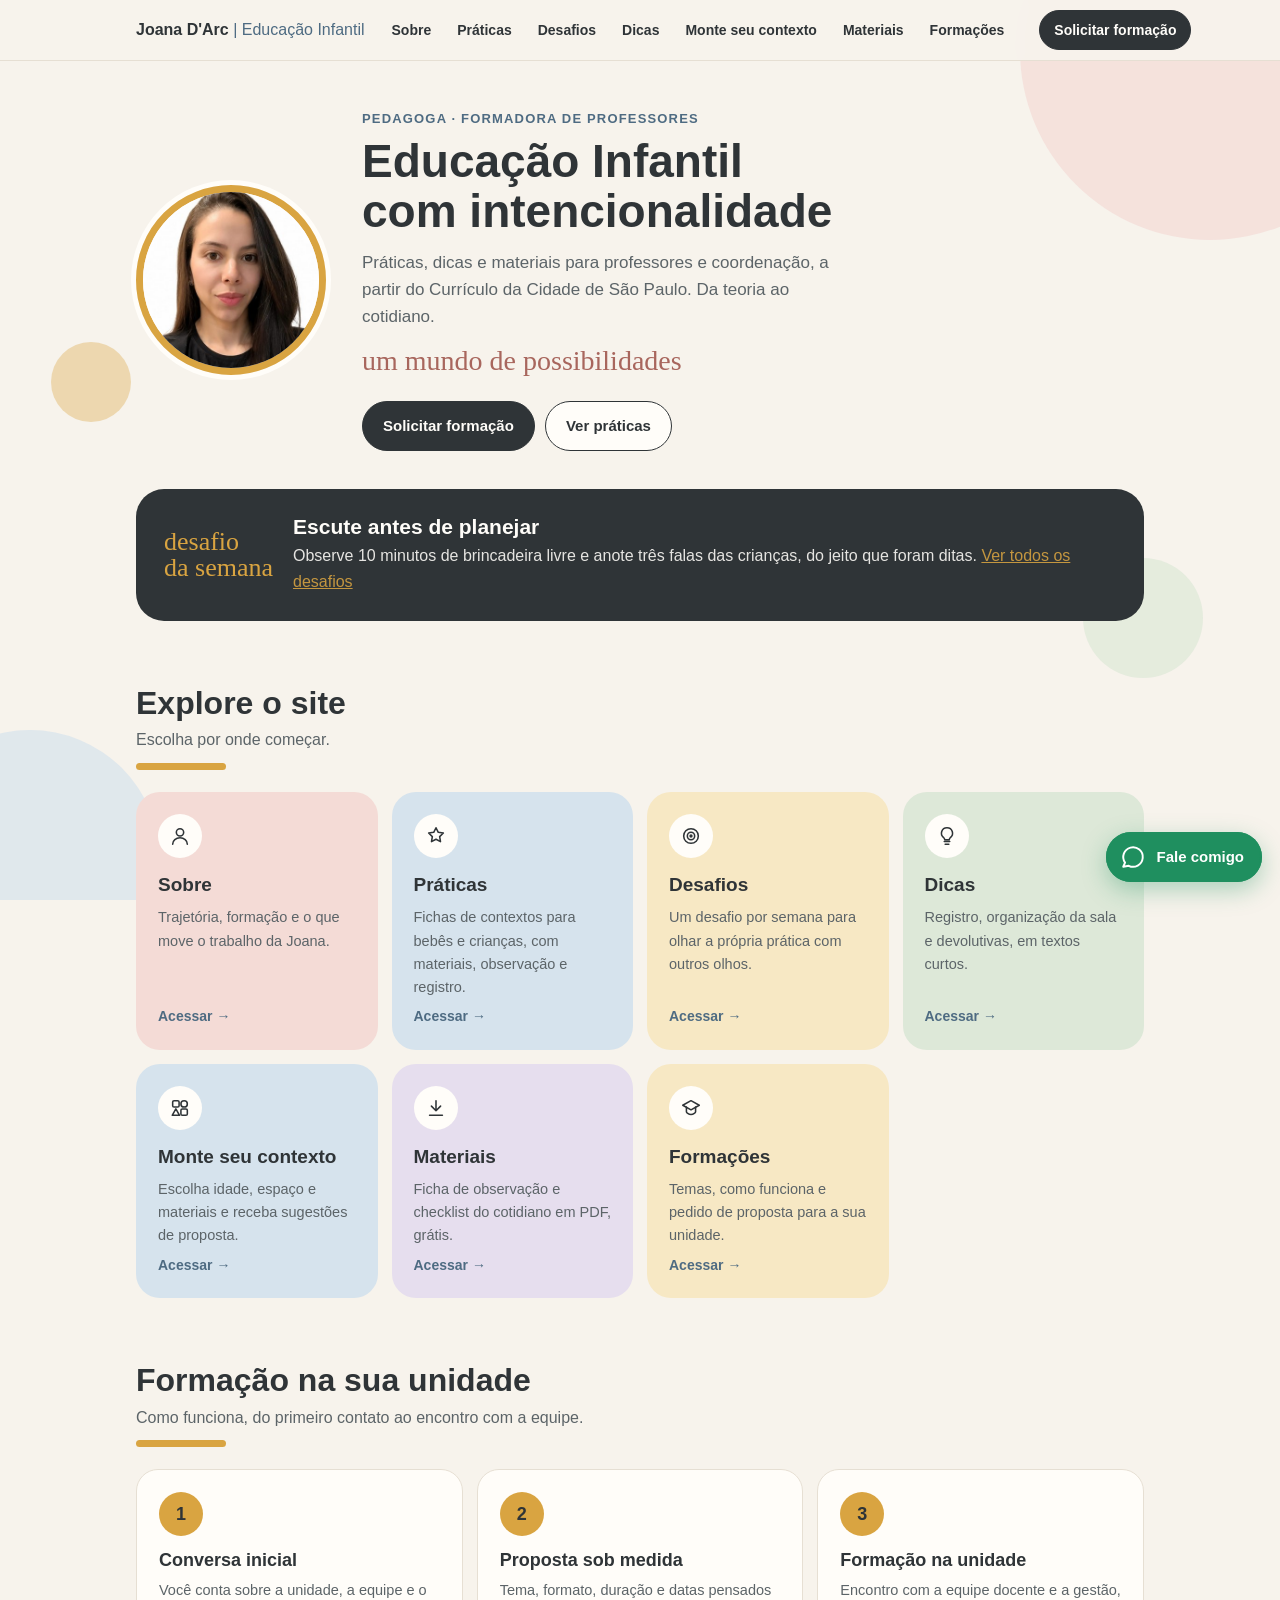
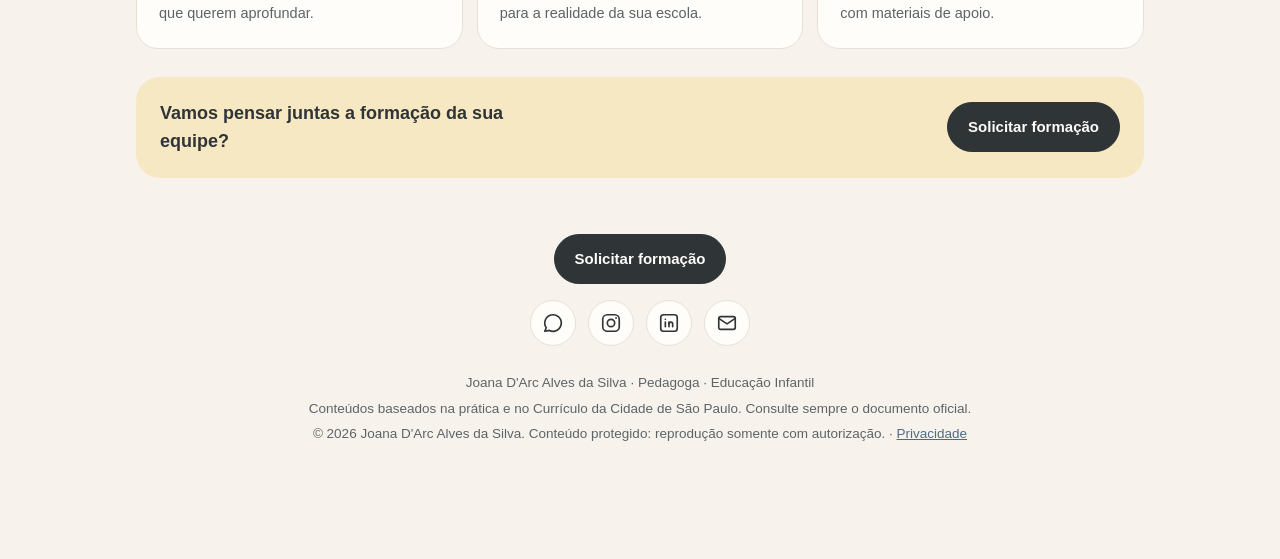
<file: index.html>
<!doctype html>
<html lang="pt-BR">
<head>
<meta charset="utf-8">
<meta name="viewport" content="width=device-width, initial-scale=1, viewport-fit=cover">
<meta http-equiv="Content-Security-Policy" content="default-src 'self'; script-src 'self' https://static.cloudflareinsights.com; style-src 'self' 'unsafe-inline' https://fonts.googleapis.com; font-src https://fonts.gstatic.com; img-src 'self' data:; connect-src 'self' https://cloudflareinsights.com; object-src 'none'; base-uri 'self'; form-action 'self'; upgrade-insecure-requests">
<meta name="referrer" content="strict-origin-when-cross-origin">
<title>Joana D'Arc | Educação Infantil</title>
<meta name="description" content="Práticas, dicas, desafios e materiais gratuitos para professores e coordenação da Educação Infantil. Formações com Joana D'Arc, pedagoga e formadora.">
<meta property="og:title" content="Joana D'Arc | Educação Infantil">
<meta property="og:description" content="Práticas, dicas, desafios e materiais gratuitos para professores e coordenação da Educação Infantil. Formações com Joana D'Arc, pedagoga e formadora.">
<meta property="og:image" content="https://joanadarcpedagoga.com.br/assets/joana.jpg">
<link rel="icon" href="/favicon.ico" sizes="48x48">
<link rel="icon" type="image/png" sizes="192x192" href="/assets/favicon-192.png">
<link rel="apple-touch-icon" href="/assets/apple-touch-icon.png">
<link rel="preconnect" href="https://fonts.googleapis.com">
<link rel="preconnect" href="https://fonts.gstatic.com" crossorigin>
<link href="https://fonts.googleapis.com/css2?family=Poppins:wght@500;600&family=Montserrat:wght@400;500;600&family=Caveat:wght@600&display=swap" rel="stylesheet">
<link rel="stylesheet" href="/assets/style.css">
<script src="/assets/js-flag.js"></script>
<script type="module" src="https://static.cloudflareinsights.com/beacon.min.js" data-cf-beacon='{"token": "7b4a17f3c0854bb788a353530ce2206b"}'></script>
</head>
<body>
<a class="pular" href="#conteudo">Pular para o conteúdo</a>
<div class="formas" aria-hidden="true"><span class="a"></span><span class="b"></span><span class="c"></span><span class="d"></span></div>
<header class="topo">
  <div class="wrap">
    <a class="marca" href="/">Joana D'Arc <span>| Educação Infantil</span></a>
    <button class="menu-btn" type="button" aria-expanded="false" aria-controls="menu-principal"><span class="barras" aria-hidden="true"><i></i><i></i><i></i></span> Menu</button>
    <nav class="menu" id="menu-principal" aria-label="Páginas">
      <a href="/sobre">Sobre</a>
      <a href="/praticas">Práticas</a>
      <a href="/desafios">Desafios</a>
      <a href="/dicas">Dicas</a>
      <a href="/monte-seu-contexto">Monte seu contexto</a>
      <a href="/materiais">Materiais</a>
      <a href="/formacoes">Formações</a>
    </nav>
    <a class="btn cheio cta-topo" href="/formacoes#proposta">Solicitar formação</a>
  </div>
</header>
<main class="wrap pagina-entra" id="conteudo">
<div class="hero">
    <img class="foto" src="/assets/joana.jpg" width="190" height="190" alt="Joana D'Arc sorrindo">
    <div>
      <p class="eyebrow">Pedagoga · Formadora de professores</p>
      <h1>Educação Infantil com intencionalidade</h1>
      <p class="lead">Práticas, dicas e materiais para professores e coordenação, a partir do Currículo da Cidade de São Paulo. Da teoria ao cotidiano.</p>
      <p class="nota">um mundo de possibilidades</p>
      <div class="acoes">
        <a class="btn cheio" href="/formacoes#proposta">Solicitar formação</a>
        <a class="btn" href="/praticas">Ver práticas</a>
      </div>
    </div>
  </div>

  <div class="destaque revela" role="note">
    <div class="selo">desafio<br>da semana</div>
    <div>
      <h2>Escute antes de planejar</h2>
      <p>Observe 10 minutos de brincadeira livre e anote três falas das crianças, do jeito que foram ditas. <a href="/desafios" style="color:var(--mostarda)">Ver todos os desafios</a></p>
    </div>
  </div>

  
  <section class="bloco" aria-labelledby="t-explore">
    <div class="cab revela"><div><h2 id="t-explore">Explore o site</h2><p>Escolha por onde começar.</p><span class="sublinha"></span></div></div>
    <div class="atalhos">
    <a class="atalho revela" href="/sobre" style="background:var(--c-rosa)">
      <span class="ico"><svg viewBox="0 0 24 24" fill="none" stroke="currentColor" stroke-width="1.7" stroke-linecap="round" stroke-linejoin="round" aria-hidden="true"><circle cx="12" cy="8" r="4"/><path d="M4 21c0-4 3.6-7 8-7s8 3 8 7"/></svg></span>
      <h3>Sobre</h3>
      <p>Trajetória, formação e o que move o trabalho da Joana.</p>
      <span class="ir">Acessar →</span>
    </a>
    <a class="atalho revela" href="/praticas" style="background:var(--c-azul)">
      <span class="ico"><svg viewBox="0 0 24 24" fill="none" stroke="currentColor" stroke-width="1.7" stroke-linecap="round" stroke-linejoin="round" aria-hidden="true"><path d="M12 3l2.5 5 5.5.8-4 3.9.9 5.5L12 15.6 7.1 18.2 8 12.7 4 8.8 9.5 8z"/></svg></span>
      <h3>Práticas</h3>
      <p>Fichas de contextos para bebês e crianças, com materiais, observação e registro.</p>
      <span class="ir">Acessar →</span>
    </a>
    <a class="atalho revela" href="/desafios" style="background:var(--c-amarelo)">
      <span class="ico"><svg viewBox="0 0 24 24" fill="none" stroke="currentColor" stroke-width="1.7" stroke-linecap="round" stroke-linejoin="round" aria-hidden="true"><circle cx="12" cy="12" r="8"/><circle cx="12" cy="12" r="4"/><circle cx="12" cy="12" r="1"/></svg></span>
      <h3>Desafios</h3>
      <p>Um desafio por semana para olhar a própria prática com outros olhos.</p>
      <span class="ir">Acessar →</span>
    </a>
    <a class="atalho revela" href="/dicas" style="background:var(--c-salvia)">
      <span class="ico"><svg viewBox="0 0 24 24" fill="none" stroke="currentColor" stroke-width="1.7" stroke-linecap="round" stroke-linejoin="round" aria-hidden="true"><path d="M9 18h6M10 21h4M12 3a6 6 0 0 0-3.5 10.9c.6.5 1 1.2 1 2.1h5c0-.9.4-1.6 1-2.1A6 6 0 0 0 12 3z"/></svg></span>
      <h3>Dicas</h3>
      <p>Registro, organização da sala e devolutivas, em textos curtos.</p>
      <span class="ir">Acessar →</span>
    </a>
    <a class="atalho revela" href="/monte-seu-contexto" style="background:var(--c-azul)">
      <span class="ico"><svg viewBox="0 0 24 24" fill="none" stroke="currentColor" stroke-width="1.7" stroke-linecap="round" stroke-linejoin="round" aria-hidden="true"><rect x="4" y="4" width="7" height="7" rx="1.5"/><rect x="13" y="4" width="7" height="7" rx="3.5"/><path d="M7.5 13l4 7h-8z"/><rect x="13" y="13" width="7" height="7" rx="1.5"/></svg></span>
      <h3>Monte seu contexto</h3>
      <p>Escolha idade, espaço e materiais e receba sugestões de proposta.</p>
      <span class="ir">Acessar →</span>
    </a>
    <a class="atalho revela" href="/materiais" style="background:var(--c-lavanda)">
      <span class="ico"><svg viewBox="0 0 24 24" fill="none" stroke="currentColor" stroke-width="1.7" stroke-linecap="round" stroke-linejoin="round" aria-hidden="true"><path d="M12 4v11M7 10l5 5 5-5M5 20h14"/></svg></span>
      <h3>Materiais</h3>
      <p>Ficha de observação e checklist do cotidiano em PDF, grátis.</p>
      <span class="ir">Acessar →</span>
    </a>
    <a class="atalho revela" href="/formacoes" style="background:var(--c-amarelo)">
      <span class="ico"><svg viewBox="0 0 24 24" fill="none" stroke="currentColor" stroke-width="1.7" stroke-linecap="round" stroke-linejoin="round" aria-hidden="true"><path d="M3 9l9-5 9 5-9 5-9-5z"/><path d="M7 11v5c0 1 2.2 3 5 3s5-2 5-3v-5"/></svg></span>
      <h3>Formações</h3>
      <p>Temas, como funciona e pedido de proposta para a sua unidade.</p>
      <span class="ir">Acessar →</span>
    </a>
    </div>
  </section>

  <section class="bloco" aria-labelledby="t-como">
    <div class="cab revela"><div><h2 id="t-como">Formação na sua unidade</h2><p>Como funciona, do primeiro contato ao encontro com a equipe.</p><span class="sublinha"></span></div></div>
    <div class="passos">
      <article class="passo revela"><div class="n">1</div><h3>Conversa inicial</h3><p>Você conta sobre a unidade, a equipe e o que querem aprofundar.</p></article>
      <article class="passo revela"><div class="n">2</div><h3>Proposta sob medida</h3><p>Tema, formato, duração e datas pensados para a realidade da sua escola.</p></article>
      <article class="passo revela"><div class="n">3</div><h3>Formação na unidade</h3><p>Encontro com a equipe docente e a gestão, com materiais de apoio.</p></article>
    </div>
    
    <div class="chamada revela">
      <p>Vamos pensar juntas a formação da sua equipe?</p>
      <a class="btn cheio" href="/formacoes#proposta">Solicitar formação</a>
    </div>
  </section>
</main>

<a class="zap" id="zap-flutuante" href="#" target="_blank" rel="noopener" aria-label="Falar com a Joana no WhatsApp">
  <svg viewBox="0 0 24 24" fill="none" stroke="currentColor" stroke-width="1.8" stroke-linecap="round" stroke-linejoin="round" aria-hidden="true"><path d="M3 21l1.65-3.8a9 9 0 1 1 3.4 2.9L3 21"/></svg>
  <span id="zap-rotulo">Fale comigo</span>
</a>

<footer>
  <div class="rodape-contatos">
    <a class="btn cheio" href="/formacoes#proposta">Solicitar formação</a>
    <div class="redes">
      <a class="rede" href="https://wa.me/5511983234251" target="_blank" rel="noopener" aria-label="WhatsApp" title="WhatsApp"><svg viewBox="0 0 24 24" width="22" height="22" fill="none" stroke="currentColor" stroke-width="1.8" stroke-linecap="round" stroke-linejoin="round" aria-hidden="true"><path d="M3 21l1.65-3.8a9 9 0 1 1 3.4 2.9L3 21"/></svg></a>
      <a class="rede" href="https://www.instagram.com/joanadarcpedagoga/" target="_blank" rel="noopener" aria-label="Instagram @joanadarcpedagoga" title="@joanadarcpedagoga"><svg class="ig-ico" viewBox="0 0 24 24" width="22" height="22" fill="none" stroke="currentColor" stroke-width="1.8" stroke-linecap="round" stroke-linejoin="round" aria-hidden="true"><rect x="3" y="3" width="18" height="18" rx="5"/><circle cx="12" cy="12" r="4"/><circle cx="17.5" cy="6.5" r="1" fill="currentColor" stroke="none"/></svg></a>
      <a class="rede" href="https://www.linkedin.com/in/joana-d-arc-silva-947015441/" target="_blank" rel="noopener" aria-label="LinkedIn" title="LinkedIn"><svg viewBox="0 0 24 24" width="22" height="22" fill="none" stroke="currentColor" stroke-width="1.8" stroke-linecap="round" stroke-linejoin="round" aria-hidden="true"><rect x="3" y="3" width="18" height="18" rx="3"/><path d="M8 11v5"/><path d="M8 8v.01"/><path d="M12 16v-5"/><path d="M16 16v-3a2 2 0 1 0-4 0"/></svg></a>
      <a class="rede" href="mailto:pedagogajoanadarcsilva@gmail.com" aria-label="E-mail" title="pedagogajoanadarcsilva@gmail.com"><svg viewBox="0 0 24 24" width="22" height="22" fill="none" stroke="currentColor" stroke-width="1.8" stroke-linecap="round" stroke-linejoin="round" aria-hidden="true"><rect x="3" y="5" width="18" height="14" rx="2"/><path d="M3 7l9 6 9-6"/></svg></a>
    </div>
  </div>
  <p>Joana D'Arc Alves da Silva · Pedagoga · Educação Infantil</p>
  <p>Conteúdos baseados na prática e no Currículo da Cidade de São Paulo. Consulte sempre o documento oficial.</p>
  <p>© 2026 Joana D'Arc Alves da Silva. Conteúdo protegido: reprodução somente com autorização. · <a href="/privacidade">Privacidade</a></p>
</footer>
<script src="/assets/app.js"></script>
</body>
</html>
</file>
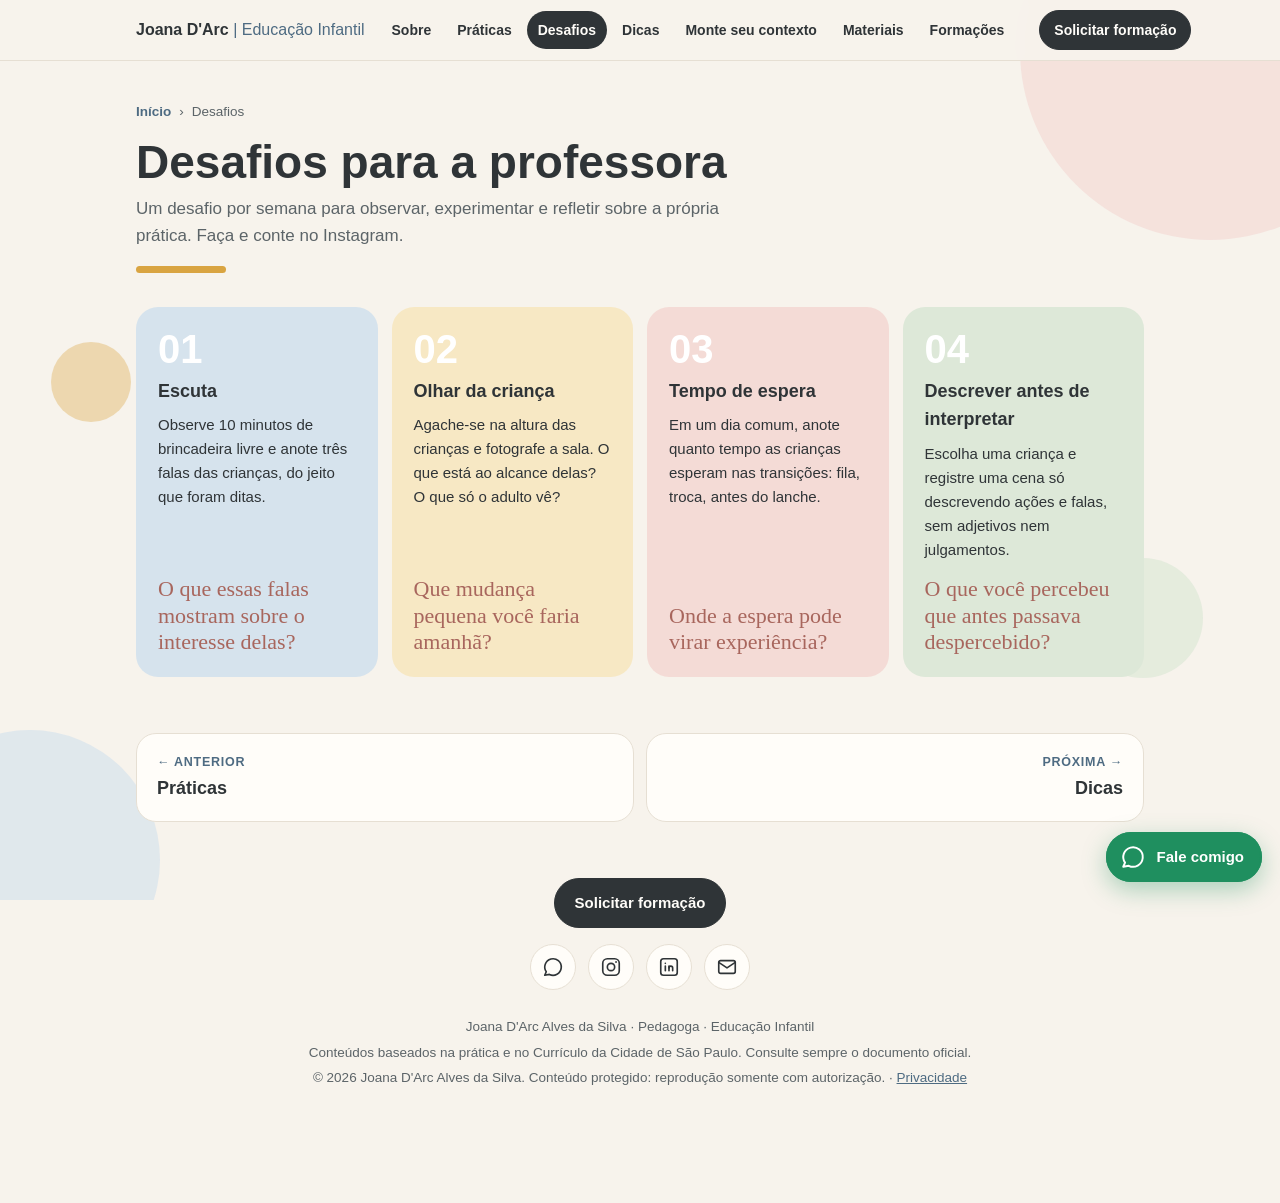
<file: desafios.html>
<!doctype html>
<html lang="pt-BR">
<head>
<meta charset="utf-8">
<meta name="viewport" content="width=device-width, initial-scale=1, viewport-fit=cover">
<meta http-equiv="Content-Security-Policy" content="default-src 'self'; script-src 'self' https://static.cloudflareinsights.com; style-src 'self' 'unsafe-inline' https://fonts.googleapis.com; font-src https://fonts.gstatic.com; img-src 'self' data:; connect-src 'self' https://cloudflareinsights.com; object-src 'none'; base-uri 'self'; form-action 'self'; upgrade-insecure-requests">
<meta name="referrer" content="strict-origin-when-cross-origin">
<title>Desafios | Joana D'Arc</title>
<meta name="description" content="Desafios semanais para professores da Educação Infantil observarem e refletirem sobre a prática.">
<meta property="og:title" content="Desafios | Joana D'Arc">
<meta property="og:description" content="Desafios semanais para professores da Educação Infantil observarem e refletirem sobre a prática.">
<meta property="og:image" content="https://joanadarcpedagoga.com.br/assets/joana.jpg">
<link rel="icon" href="/favicon.ico" sizes="48x48">
<link rel="icon" type="image/png" sizes="192x192" href="/assets/favicon-192.png">
<link rel="apple-touch-icon" href="/assets/apple-touch-icon.png">
<link rel="preconnect" href="https://fonts.googleapis.com">
<link rel="preconnect" href="https://fonts.gstatic.com" crossorigin>
<link href="https://fonts.googleapis.com/css2?family=Poppins:wght@500;600&family=Montserrat:wght@400;500;600&family=Caveat:wght@600&display=swap" rel="stylesheet">
<link rel="stylesheet" href="/assets/style.css">
<script src="/assets/js-flag.js"></script>
<script type="module" src="https://static.cloudflareinsights.com/beacon.min.js" data-cf-beacon='{"token": "7b4a17f3c0854bb788a353530ce2206b"}'></script>
</head>
<body>
<a class="pular" href="#conteudo">Pular para o conteúdo</a>
<div class="formas" aria-hidden="true"><span class="a"></span><span class="b"></span><span class="c"></span><span class="d"></span></div>
<header class="topo">
  <div class="wrap">
    <a class="marca" href="/">Joana D'Arc <span>| Educação Infantil</span></a>
    <button class="menu-btn" type="button" aria-expanded="false" aria-controls="menu-principal"><span class="barras" aria-hidden="true"><i></i><i></i><i></i></span> Menu</button>
    <nav class="menu" id="menu-principal" aria-label="Páginas">
      <a href="/sobre">Sobre</a>
      <a href="/praticas">Práticas</a>
      <a href="/desafios" aria-current="page">Desafios</a>
      <a href="/dicas">Dicas</a>
      <a href="/monte-seu-contexto">Monte seu contexto</a>
      <a href="/materiais">Materiais</a>
      <a href="/formacoes">Formações</a>
    </nav>
    <a class="btn cheio cta-topo" href="/formacoes#proposta">Solicitar formação</a>
  </div>
</header>
<main class="wrap pagina-entra" id="conteudo">
  <div class="pagina-topo">
    <nav class="trilha" aria-label="Você está em"><a href="/">Início</a><span aria-hidden="true">›</span><span>Desafios</span></nav>
    <h1>Desafios para a professora</h1>
    <p class="lead">Um desafio por semana para observar, experimentar e refletir sobre a própria prática. Faça e conte no Instagram.</p>
    <span class="sublinha"></span>
  </div>
  <div class="conteudo">

    
    <div class="desafios">
      <article class="desafio revela" style="background:var(--c-azul)">
        <span class="num">01</span>
        <h3>Escuta</h3>
        <p>Observe 10 minutos de brincadeira livre e anote três falas das crianças, do jeito que foram ditas.</p>
        <p class="pergunta">O que essas falas mostram sobre o interesse delas?</p>
      </article>
      <article class="desafio revela" style="background:var(--c-amarelo)">
        <span class="num">02</span>
        <h3>Olhar da criança</h3>
        <p>Agache-se na altura das crianças e fotografe a sala. O que está ao alcance delas? O que só o adulto vê?</p>
        <p class="pergunta">Que mudança pequena você faria amanhã?</p>
      </article>
      <article class="desafio revela" style="background:var(--c-rosa)">
        <span class="num">03</span>
        <h3>Tempo de espera</h3>
        <p>Em um dia comum, anote quanto tempo as crianças esperam nas transições: fila, troca, antes do lanche.</p>
        <p class="pergunta">Onde a espera pode virar experiência?</p>
      </article>
      <article class="desafio revela" style="background:var(--c-salvia)">
        <span class="num">04</span>
        <h3>Descrever antes de interpretar</h3>
        <p>Escolha uma criança e registre uma cena só descrevendo ações e falas, sem adjetivos nem julgamentos.</p>
        <p class="pergunta">O que você percebeu que antes passava despercebido?</p>
      </article>
    </div>
  
  </div>
<nav class="proximo" aria-label="Continue navegando">
  <a href="/praticas"><small>← Anterior</small><strong>Práticas</strong></a>
  <a href="/dicas" class="dir"><small>Próxima →</small><strong>Dicas</strong></a>
</nav>
</main>

<a class="zap" id="zap-flutuante" href="#" target="_blank" rel="noopener" aria-label="Falar com a Joana no WhatsApp">
  <svg viewBox="0 0 24 24" fill="none" stroke="currentColor" stroke-width="1.8" stroke-linecap="round" stroke-linejoin="round" aria-hidden="true"><path d="M3 21l1.65-3.8a9 9 0 1 1 3.4 2.9L3 21"/></svg>
  <span id="zap-rotulo">Fale comigo</span>
</a>

<footer>
  <div class="rodape-contatos">
    <a class="btn cheio" href="/formacoes#proposta">Solicitar formação</a>
    <div class="redes">
      <a class="rede" href="https://wa.me/5511983234251" target="_blank" rel="noopener" aria-label="WhatsApp" title="WhatsApp"><svg viewBox="0 0 24 24" width="22" height="22" fill="none" stroke="currentColor" stroke-width="1.8" stroke-linecap="round" stroke-linejoin="round" aria-hidden="true"><path d="M3 21l1.65-3.8a9 9 0 1 1 3.4 2.9L3 21"/></svg></a>
      <a class="rede" href="https://www.instagram.com/joanadarcpedagoga/" target="_blank" rel="noopener" aria-label="Instagram @joanadarcpedagoga" title="@joanadarcpedagoga"><svg class="ig-ico" viewBox="0 0 24 24" width="22" height="22" fill="none" stroke="currentColor" stroke-width="1.8" stroke-linecap="round" stroke-linejoin="round" aria-hidden="true"><rect x="3" y="3" width="18" height="18" rx="5"/><circle cx="12" cy="12" r="4"/><circle cx="17.5" cy="6.5" r="1" fill="currentColor" stroke="none"/></svg></a>
      <a class="rede" href="https://www.linkedin.com/in/joana-d-arc-silva-947015441/" target="_blank" rel="noopener" aria-label="LinkedIn" title="LinkedIn"><svg viewBox="0 0 24 24" width="22" height="22" fill="none" stroke="currentColor" stroke-width="1.8" stroke-linecap="round" stroke-linejoin="round" aria-hidden="true"><rect x="3" y="3" width="18" height="18" rx="3"/><path d="M8 11v5"/><path d="M8 8v.01"/><path d="M12 16v-5"/><path d="M16 16v-3a2 2 0 1 0-4 0"/></svg></a>
      <a class="rede" href="mailto:pedagogajoanadarcsilva@gmail.com" aria-label="E-mail" title="pedagogajoanadarcsilva@gmail.com"><svg viewBox="0 0 24 24" width="22" height="22" fill="none" stroke="currentColor" stroke-width="1.8" stroke-linecap="round" stroke-linejoin="round" aria-hidden="true"><rect x="3" y="5" width="18" height="14" rx="2"/><path d="M3 7l9 6 9-6"/></svg></a>
    </div>
  </div>
  <p>Joana D'Arc Alves da Silva · Pedagoga · Educação Infantil</p>
  <p>Conteúdos baseados na prática e no Currículo da Cidade de São Paulo. Consulte sempre o documento oficial.</p>
  <p>© 2026 Joana D'Arc Alves da Silva. Conteúdo protegido: reprodução somente com autorização. · <a href="/privacidade">Privacidade</a></p>
</footer>
<script src="/assets/app.js"></script>
</body>
</html>
</file>
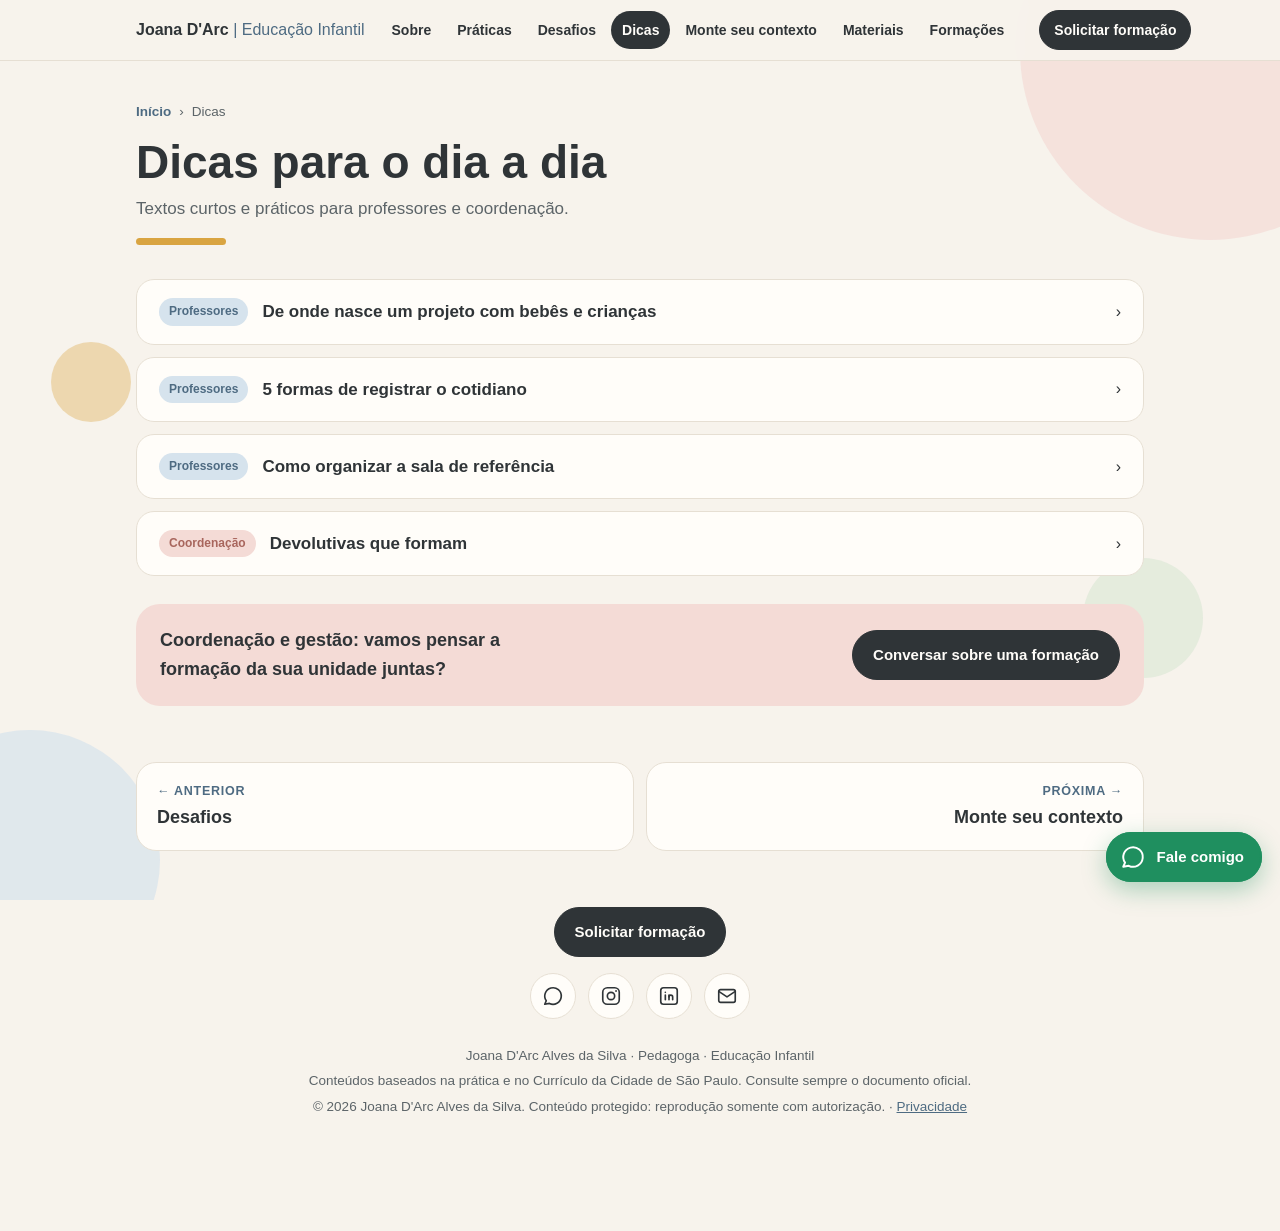
<file: dicas.html>
<!doctype html>
<html lang="pt-BR">
<head>
<meta charset="utf-8">
<meta name="viewport" content="width=device-width, initial-scale=1, viewport-fit=cover">
<meta http-equiv="Content-Security-Policy" content="default-src 'self'; script-src 'self' https://static.cloudflareinsights.com; style-src 'self' 'unsafe-inline' https://fonts.googleapis.com; font-src https://fonts.gstatic.com; img-src 'self' data:; connect-src 'self' https://cloudflareinsights.com; object-src 'none'; base-uri 'self'; form-action 'self'; upgrade-insecure-requests">
<meta name="referrer" content="strict-origin-when-cross-origin">
<title>Dicas | Joana D'Arc</title>
<meta name="description" content="Dicas práticas de registro, organização da sala e devolutivas na Educação Infantil.">
<meta property="og:title" content="Dicas | Joana D'Arc">
<meta property="og:description" content="Dicas práticas de registro, organização da sala e devolutivas na Educação Infantil.">
<meta property="og:image" content="https://joanadarcpedagoga.com.br/assets/joana.jpg">
<link rel="icon" href="/favicon.ico" sizes="48x48">
<link rel="icon" type="image/png" sizes="192x192" href="/assets/favicon-192.png">
<link rel="apple-touch-icon" href="/assets/apple-touch-icon.png">
<link rel="preconnect" href="https://fonts.googleapis.com">
<link rel="preconnect" href="https://fonts.gstatic.com" crossorigin>
<link href="https://fonts.googleapis.com/css2?family=Poppins:wght@500;600&family=Montserrat:wght@400;500;600&family=Caveat:wght@600&display=swap" rel="stylesheet">
<link rel="stylesheet" href="/assets/style.css">
<script src="/assets/js-flag.js"></script>
<script type="module" src="https://static.cloudflareinsights.com/beacon.min.js" data-cf-beacon='{"token": "7b4a17f3c0854bb788a353530ce2206b"}'></script>
</head>
<body>
<a class="pular" href="#conteudo">Pular para o conteúdo</a>
<div class="formas" aria-hidden="true"><span class="a"></span><span class="b"></span><span class="c"></span><span class="d"></span></div>
<header class="topo">
  <div class="wrap">
    <a class="marca" href="/">Joana D'Arc <span>| Educação Infantil</span></a>
    <button class="menu-btn" type="button" aria-expanded="false" aria-controls="menu-principal"><span class="barras" aria-hidden="true"><i></i><i></i><i></i></span> Menu</button>
    <nav class="menu" id="menu-principal" aria-label="Páginas">
      <a href="/sobre">Sobre</a>
      <a href="/praticas">Práticas</a>
      <a href="/desafios">Desafios</a>
      <a href="/dicas" aria-current="page">Dicas</a>
      <a href="/monte-seu-contexto">Monte seu contexto</a>
      <a href="/materiais">Materiais</a>
      <a href="/formacoes">Formações</a>
    </nav>
    <a class="btn cheio cta-topo" href="/formacoes#proposta">Solicitar formação</a>
  </div>
</header>
<main class="wrap pagina-entra" id="conteudo">
  <div class="pagina-topo">
    <nav class="trilha" aria-label="Você está em"><a href="/">Início</a><span aria-hidden="true">›</span><span>Dicas</span></nav>
    <h1>Dicas para o dia a dia</h1>
    <p class="lead">Textos curtos e práticos para professores e coordenação.</p>
    <span class="sublinha"></span>
  </div>
  <div class="conteudo">

    
    <div class="dicas">
      <details class="dica revela">
        <summary><span class="para">Professores</span><h3>De onde nasce um projeto com bebês e crianças</h3><span class="seta" aria-hidden="true">›</span></summary>
        <div class="texto">
          <p>Um projeto não nasce de uma data do calendário nem de um tema escolhido só pelo adulto. Ele nasce da escuta: daquilo que bebês e crianças mostram no dia a dia.</p>
          <ol>
            <li><strong>Observe com 4 pistas:</strong> o que eles investigam, o que perguntam, o que repetem e o que os encanta.</li>
            <li><strong>Anote o essencial:</strong> uma fala, um gesto ou uma foto já bastam. Registrar pouco, todo dia, vale mais do que muito, de vez em quando.</li>
            <li><strong>Perceba o que se repete:</strong> no fim da semana, olhe os registros e veja qual interesse apareceu mais vezes.</li>
            <li><strong>Planeje com intenção:</strong> pense em tempos, espaços, materialidades e interações para aprofundar esse interesse.</li>
            <li><strong>Viva e replaneje:</strong> acompanhe o grupo, aceite o imprevisto e ajuste o caminho a partir do que as crianças mostram.</li>
          </ol>
          <p>Com base no Currículo da Cidade – Educação Infantil.</p>
        </div>
      </details>
      <details class="dica revela">
        <summary><span class="para">Professores</span><h3>5 formas de registrar o cotidiano</h3><span class="seta" aria-hidden="true">›</span></summary>
        <div class="texto">
          <ol>
            <li><strong>Fotos em sequência:</strong> três ou quatro imagens mostram um processo melhor do que uma só.</li>
            <li><strong>Falas transcritas:</strong> anote do jeito que a criança disse. É ali que aparecem as hipóteses.</li>
            <li><strong>Produções das crianças:</strong> desenhos, construções e coleções, sempre com data e contexto.</li>
            <li><strong>Diário de bordo:</strong> um caderno seu, com o que funcionou e o que mudar.</li>
            <li><strong>Mini-histórias:</strong> uma foto e um pequeno texto contando um momento significativo, para compartilhar com as famílias.</li>
          </ol>
        </div>
      </details>
      <details class="dica revela">
        <summary><span class="para">Professores</span><h3>Como organizar a sala de referência</h3><span class="seta" aria-hidden="true">›</span></summary>
        <div class="texto">
          <ol>
            <li>Materiais visíveis e ao alcance, para que as crianças escolham sem depender do adulto.</li>
            <li>Cantos com propostas diferentes: leitura, faz de conta, construção, artes.</li>
            <li>Espaço livre para o movimento. Sala cheia demais também limita.</li>
            <li>Produções das crianças nas paredes, na altura dos olhos delas.</li>
            <li>Mudanças a partir da observação: o espaço conversa com o que as crianças estão investigando.</li>
          </ol>
        </div>
      </details>
      <details class="dica revela">
        <summary><span class="para" style="background:var(--c-rosa);color:var(--argila)">Coordenação</span><h3>Devolutivas que formam</h3><span class="seta" aria-hidden="true">›</span></summary>
        <div class="texto">
          <ol>
            <li>Comece pelo que você observou, com exemplos concretos.</li>
            <li>Faça perguntas abertas: "o que você percebeu nas crianças?"</li>
            <li>Escolha um foco por vez. Muitas sugestões juntas não viram mudança.</li>
            <li>Combine um próximo passo possível e uma data para retomar.</li>
            <li>Volte ao combinado. A devolutiva é um processo, não um momento.</li>
          </ol>
        </div>
      </details>
    </div>
    <div class="chamada rosa revela">
      <p>Coordenação e gestão: vamos pensar a formação da sua unidade juntas?</p>
      <a class="btn cheio" href="/formacoes#proposta">Conversar sobre uma formação</a>
    </div>
  
  </div>
<nav class="proximo" aria-label="Continue navegando">
  <a href="/desafios"><small>← Anterior</small><strong>Desafios</strong></a>
  <a href="/monte-seu-contexto" class="dir"><small>Próxima →</small><strong>Monte seu contexto</strong></a>
</nav>
</main>

<a class="zap" id="zap-flutuante" href="#" target="_blank" rel="noopener" aria-label="Falar com a Joana no WhatsApp">
  <svg viewBox="0 0 24 24" fill="none" stroke="currentColor" stroke-width="1.8" stroke-linecap="round" stroke-linejoin="round" aria-hidden="true"><path d="M3 21l1.65-3.8a9 9 0 1 1 3.4 2.9L3 21"/></svg>
  <span id="zap-rotulo">Fale comigo</span>
</a>

<footer>
  <div class="rodape-contatos">
    <a class="btn cheio" href="/formacoes#proposta">Solicitar formação</a>
    <div class="redes">
      <a class="rede" href="https://wa.me/5511983234251" target="_blank" rel="noopener" aria-label="WhatsApp" title="WhatsApp"><svg viewBox="0 0 24 24" width="22" height="22" fill="none" stroke="currentColor" stroke-width="1.8" stroke-linecap="round" stroke-linejoin="round" aria-hidden="true"><path d="M3 21l1.65-3.8a9 9 0 1 1 3.4 2.9L3 21"/></svg></a>
      <a class="rede" href="https://www.instagram.com/joanadarcpedagoga/" target="_blank" rel="noopener" aria-label="Instagram @joanadarcpedagoga" title="@joanadarcpedagoga"><svg class="ig-ico" viewBox="0 0 24 24" width="22" height="22" fill="none" stroke="currentColor" stroke-width="1.8" stroke-linecap="round" stroke-linejoin="round" aria-hidden="true"><rect x="3" y="3" width="18" height="18" rx="5"/><circle cx="12" cy="12" r="4"/><circle cx="17.5" cy="6.5" r="1" fill="currentColor" stroke="none"/></svg></a>
      <a class="rede" href="https://www.linkedin.com/in/joana-d-arc-silva-947015441/" target="_blank" rel="noopener" aria-label="LinkedIn" title="LinkedIn"><svg viewBox="0 0 24 24" width="22" height="22" fill="none" stroke="currentColor" stroke-width="1.8" stroke-linecap="round" stroke-linejoin="round" aria-hidden="true"><rect x="3" y="3" width="18" height="18" rx="3"/><path d="M8 11v5"/><path d="M8 8v.01"/><path d="M12 16v-5"/><path d="M16 16v-3a2 2 0 1 0-4 0"/></svg></a>
      <a class="rede" href="mailto:pedagogajoanadarcsilva@gmail.com" aria-label="E-mail" title="pedagogajoanadarcsilva@gmail.com"><svg viewBox="0 0 24 24" width="22" height="22" fill="none" stroke="currentColor" stroke-width="1.8" stroke-linecap="round" stroke-linejoin="round" aria-hidden="true"><rect x="3" y="5" width="18" height="14" rx="2"/><path d="M3 7l9 6 9-6"/></svg></a>
    </div>
  </div>
  <p>Joana D'Arc Alves da Silva · Pedagoga · Educação Infantil</p>
  <p>Conteúdos baseados na prática e no Currículo da Cidade de São Paulo. Consulte sempre o documento oficial.</p>
  <p>© 2026 Joana D'Arc Alves da Silva. Conteúdo protegido: reprodução somente com autorização. · <a href="/privacidade">Privacidade</a></p>
</footer>
<script src="/assets/app.js"></script>
</body>
</html>
</file>
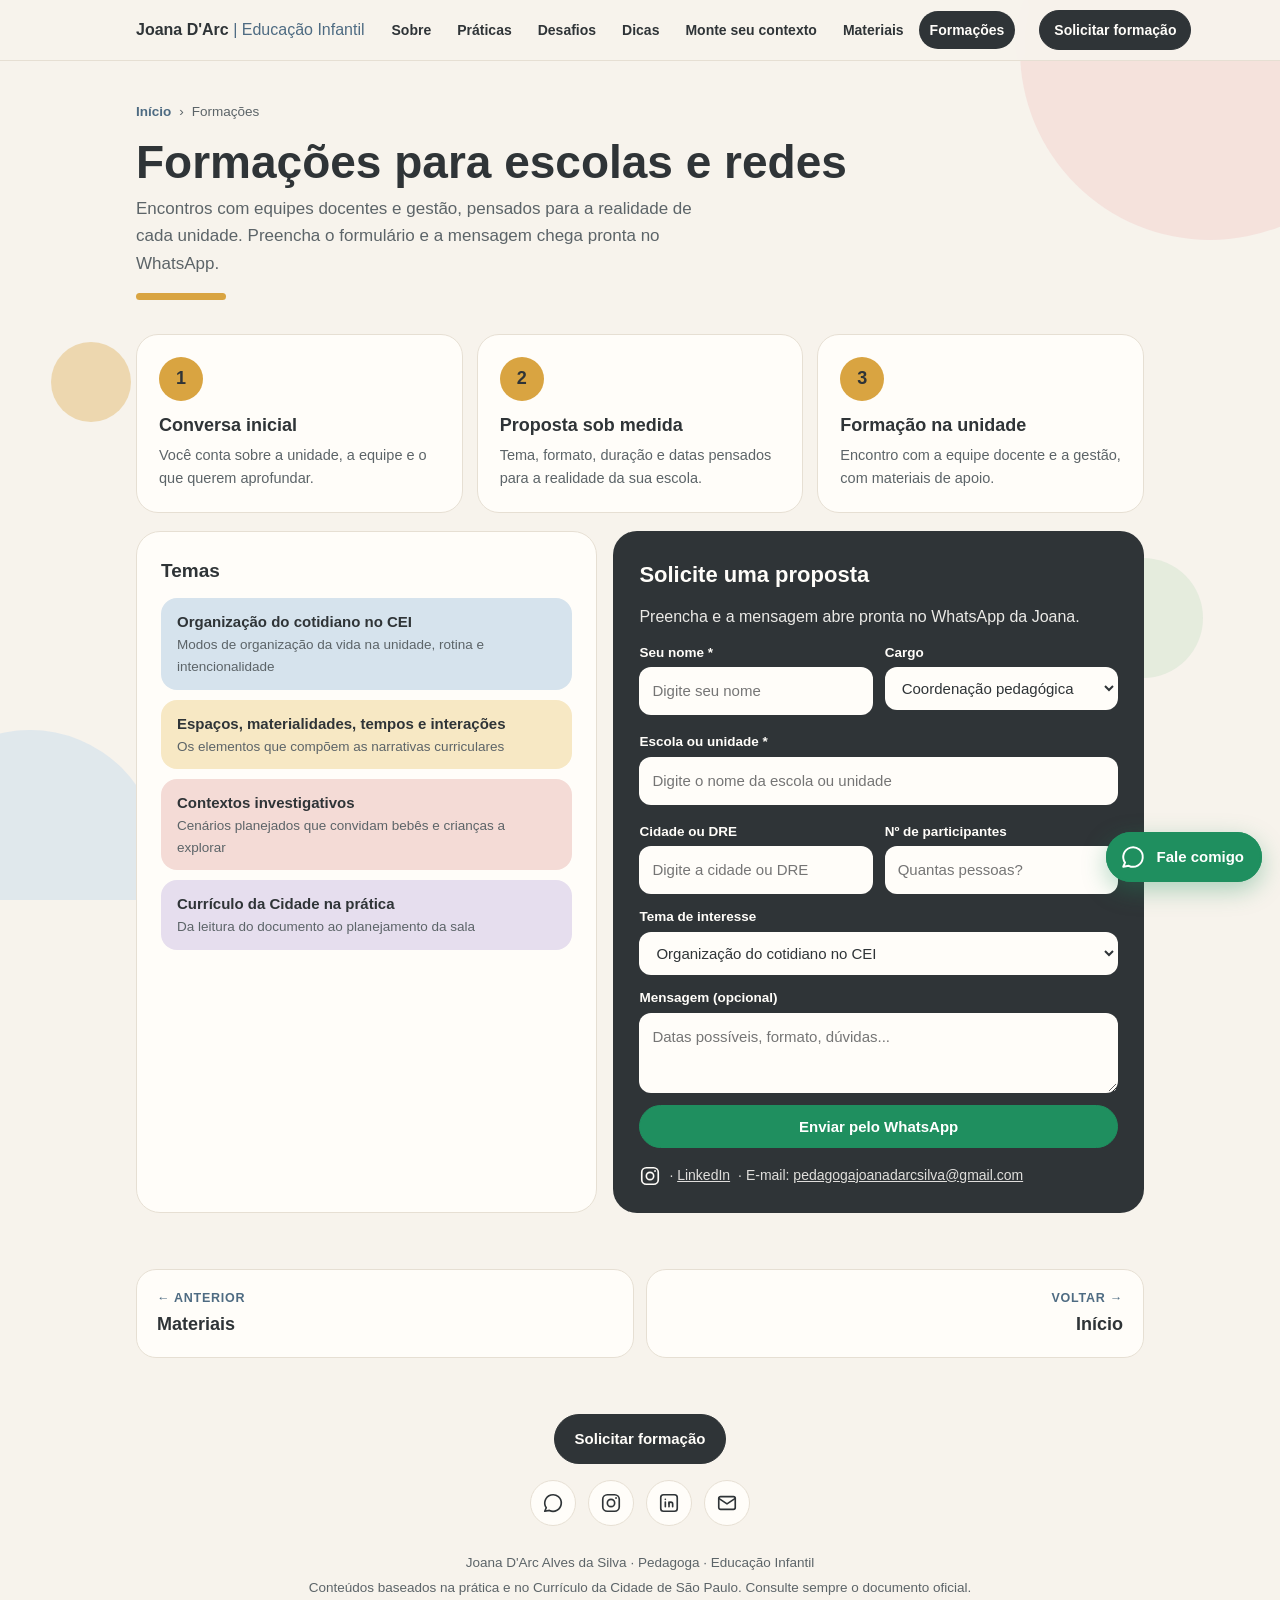
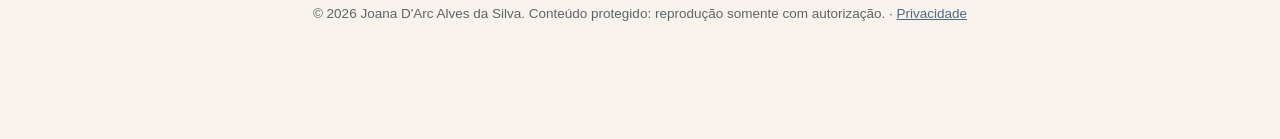
<file: formacoes.html>
<!doctype html>
<html lang="pt-BR">
<head>
<meta charset="utf-8">
<meta name="viewport" content="width=device-width, initial-scale=1, viewport-fit=cover">
<meta http-equiv="Content-Security-Policy" content="default-src 'self'; script-src 'self' https://static.cloudflareinsights.com; style-src 'self' 'unsafe-inline' https://fonts.googleapis.com; font-src https://fonts.gstatic.com; img-src 'self' data:; connect-src 'self' https://cloudflareinsights.com; object-src 'none'; base-uri 'self'; form-action 'self'; upgrade-insecure-requests">
<meta name="referrer" content="strict-origin-when-cross-origin">
<title>Formações | Joana D'Arc</title>
<meta name="description" content="Formações para equipes docentes e gestão da Educação Infantil. Solicite uma proposta.">
<meta property="og:title" content="Formações | Joana D'Arc">
<meta property="og:description" content="Formações para equipes docentes e gestão da Educação Infantil. Solicite uma proposta.">
<meta property="og:image" content="https://joanadarcpedagoga.com.br/assets/joana.jpg">
<link rel="icon" href="/favicon.ico" sizes="48x48">
<link rel="icon" type="image/png" sizes="192x192" href="/assets/favicon-192.png">
<link rel="apple-touch-icon" href="/assets/apple-touch-icon.png">
<link rel="preconnect" href="https://fonts.googleapis.com">
<link rel="preconnect" href="https://fonts.gstatic.com" crossorigin>
<link href="https://fonts.googleapis.com/css2?family=Poppins:wght@500;600&family=Montserrat:wght@400;500;600&family=Caveat:wght@600&display=swap" rel="stylesheet">
<link rel="stylesheet" href="/assets/style.css">
<script src="/assets/js-flag.js"></script>
<script type="module" src="https://static.cloudflareinsights.com/beacon.min.js" data-cf-beacon='{"token": "7b4a17f3c0854bb788a353530ce2206b"}'></script>
</head>
<body>
<a class="pular" href="#conteudo">Pular para o conteúdo</a>
<div class="formas" aria-hidden="true"><span class="a"></span><span class="b"></span><span class="c"></span><span class="d"></span></div>
<header class="topo">
  <div class="wrap">
    <a class="marca" href="/">Joana D'Arc <span>| Educação Infantil</span></a>
    <button class="menu-btn" type="button" aria-expanded="false" aria-controls="menu-principal"><span class="barras" aria-hidden="true"><i></i><i></i><i></i></span> Menu</button>
    <nav class="menu" id="menu-principal" aria-label="Páginas">
      <a href="/sobre">Sobre</a>
      <a href="/praticas">Práticas</a>
      <a href="/desafios">Desafios</a>
      <a href="/dicas">Dicas</a>
      <a href="/monte-seu-contexto">Monte seu contexto</a>
      <a href="/materiais">Materiais</a>
      <a href="/formacoes" aria-current="page">Formações</a>
    </nav>
    <a class="btn cheio cta-topo" href="/formacoes#proposta">Solicitar formação</a>
  </div>
</header>
<main class="wrap pagina-entra" id="conteudo">
  <div class="pagina-topo">
    <nav class="trilha" aria-label="Você está em"><a href="/">Início</a><span aria-hidden="true">›</span><span>Formações</span></nav>
    <h1>Formações para escolas e redes</h1>
    <p class="lead">Encontros com equipes docentes e gestão, pensados para a realidade de cada unidade. Preencha o formulário e a mensagem chega pronta no WhatsApp.</p>
    <span class="sublinha"></span>
  </div>
  <div class="conteudo">

    
    <div class="passos">
      <article class="passo revela"><div class="n">1</div><h3>Conversa inicial</h3><p>Você conta sobre a unidade, a equipe e o que querem aprofundar.</p></article>
      <article class="passo revela"><div class="n">2</div><h3>Proposta sob medida</h3><p>Tema, formato, duração e datas pensados para a realidade da sua escola.</p></article>
      <article class="passo revela"><div class="n">3</div><h3>Formação na unidade</h3><p>Encontro com a equipe docente e a gestão, com materiais de apoio.</p></article>
    </div>
    <div class="formacoes">
      <div class="cartao revela">
        <h3 style="font-family:var(--titulo);margin:0 0 12px;font-size:19px">Temas</h3>
        <ul class="temas">
          <li style="background:var(--c-azul)">Organização do cotidiano no CEI<span>Modos de organização da vida na unidade, rotina e intencionalidade</span></li>
          <li style="background:var(--c-amarelo)">Espaços, materialidades, tempos e interações<span>Os elementos que compõem as narrativas curriculares</span></li>
          <li style="background:var(--c-rosa)">Contextos investigativos<span>Cenários planejados que convidam bebês e crianças a explorar</span></li>
          <li style="background:var(--c-lavanda)">Currículo da Cidade na prática<span>Da leitura do documento ao planejamento da sala</span></li>
        </ul>
      </div>
      <div class="contato revela" id="proposta">
        <h3>Solicite uma proposta</h3>
        <p id="form-dica">Preencha e a mensagem abre pronta no WhatsApp da Joana.</p>
        <form class="form-proposta" id="form-proposta" novalidate>
          <div class="linha2">
            <div class="campo"><label for="p-nome">Seu nome *</label><input id="p-nome" autocomplete="name" placeholder="Digite seu nome"><span class="erro" id="e-nome"></span></div>
            <div class="campo"><label for="p-cargo">Cargo</label>
              <select id="p-cargo"><option>Coordenação pedagógica</option><option>Direção</option><option>Professor(a)</option><option>Supervisão / DRE</option><option>Outro</option></select></div>
          </div>
          <div class="campo"><label for="p-escola">Escola ou unidade *</label><input id="p-escola" placeholder="Digite o nome da escola ou unidade"><span class="erro" id="e-escola"></span></div>
          <div class="linha2">
            <div class="campo"><label for="p-local">Cidade ou DRE</label><input id="p-local" placeholder="Digite a cidade ou DRE"></div>
            <div class="campo"><label for="p-qtd">Nº de participantes</label><input id="p-qtd" inputmode="numeric" placeholder="Quantas pessoas?"></div>
          </div>
          <div class="campo"><label for="p-tema">Tema de interesse</label>
            <select id="p-tema"><option>Organização do cotidiano no CEI</option><option>Espaços, materialidades, tempos e interações</option><option>Contextos investigativos</option><option>Currículo da Cidade na prática</option><option>Ainda não sei, quero conversar</option></select></div>
          <div class="campo"><label for="p-msg">Mensagem (opcional)</label><textarea id="p-msg" placeholder="Datas possíveis, formato, dúvidas..."></textarea></div>
          <button class="btn zapbtn" type="submit" id="btn-enviar">Enviar pelo WhatsApp</button>
          <p class="form-ok" id="form-ok" role="status" hidden></p>
        </form>
        <div class="alternativas">
          <a href="https://www.instagram.com/joanadarcpedagoga/" target="_blank" rel="noopener" aria-label="Instagram @joanadarcpedagoga" title="@joanadarcpedagoga"><svg class="ig-ico" viewBox="0 0 24 24" width="22" height="22" fill="none" stroke="currentColor" stroke-width="1.8" stroke-linecap="round" stroke-linejoin="round" aria-hidden="true"><rect x="3" y="3" width="18" height="18" rx="5"/><circle cx="12" cy="12" r="4"/><circle cx="17.5" cy="6.5" r="1" fill="currentColor" stroke="none"/></svg></a>
          <span class="dado">· <a href="https://www.linkedin.com/in/joana-d-arc-silva-947015441/" target="_blank" rel="noopener" style="color:inherit">LinkedIn</a></span>
          <span class="dado">· E-mail: <a id="email-txt" href="mailto:pedagogajoanadarcsilva@gmail.com" style="color:inherit">pedagogajoanadarcsilva@gmail.com</a></span>
        </div>
      </div>
    </div>
  
  </div>
<nav class="proximo" aria-label="Continue navegando">
  <a href="/materiais"><small>← Anterior</small><strong>Materiais</strong></a>
  <a href="/" class="dir"><small>Voltar →</small><strong>Início</strong></a>
</nav>
</main>

<a class="zap" id="zap-flutuante" href="#" target="_blank" rel="noopener" aria-label="Falar com a Joana no WhatsApp">
  <svg viewBox="0 0 24 24" fill="none" stroke="currentColor" stroke-width="1.8" stroke-linecap="round" stroke-linejoin="round" aria-hidden="true"><path d="M3 21l1.65-3.8a9 9 0 1 1 3.4 2.9L3 21"/></svg>
  <span id="zap-rotulo">Fale comigo</span>
</a>

<footer>
  <div class="rodape-contatos">
    <a class="btn cheio" href="/formacoes#proposta">Solicitar formação</a>
    <div class="redes">
      <a class="rede" href="https://wa.me/5511983234251" target="_blank" rel="noopener" aria-label="WhatsApp" title="WhatsApp"><svg viewBox="0 0 24 24" width="22" height="22" fill="none" stroke="currentColor" stroke-width="1.8" stroke-linecap="round" stroke-linejoin="round" aria-hidden="true"><path d="M3 21l1.65-3.8a9 9 0 1 1 3.4 2.9L3 21"/></svg></a>
      <a class="rede" href="https://www.instagram.com/joanadarcpedagoga/" target="_blank" rel="noopener" aria-label="Instagram @joanadarcpedagoga" title="@joanadarcpedagoga"><svg class="ig-ico" viewBox="0 0 24 24" width="22" height="22" fill="none" stroke="currentColor" stroke-width="1.8" stroke-linecap="round" stroke-linejoin="round" aria-hidden="true"><rect x="3" y="3" width="18" height="18" rx="5"/><circle cx="12" cy="12" r="4"/><circle cx="17.5" cy="6.5" r="1" fill="currentColor" stroke="none"/></svg></a>
      <a class="rede" href="https://www.linkedin.com/in/joana-d-arc-silva-947015441/" target="_blank" rel="noopener" aria-label="LinkedIn" title="LinkedIn"><svg viewBox="0 0 24 24" width="22" height="22" fill="none" stroke="currentColor" stroke-width="1.8" stroke-linecap="round" stroke-linejoin="round" aria-hidden="true"><rect x="3" y="3" width="18" height="18" rx="3"/><path d="M8 11v5"/><path d="M8 8v.01"/><path d="M12 16v-5"/><path d="M16 16v-3a2 2 0 1 0-4 0"/></svg></a>
      <a class="rede" href="mailto:pedagogajoanadarcsilva@gmail.com" aria-label="E-mail" title="pedagogajoanadarcsilva@gmail.com"><svg viewBox="0 0 24 24" width="22" height="22" fill="none" stroke="currentColor" stroke-width="1.8" stroke-linecap="round" stroke-linejoin="round" aria-hidden="true"><rect x="3" y="5" width="18" height="14" rx="2"/><path d="M3 7l9 6 9-6"/></svg></a>
    </div>
  </div>
  <p>Joana D'Arc Alves da Silva · Pedagoga · Educação Infantil</p>
  <p>Conteúdos baseados na prática e no Currículo da Cidade de São Paulo. Consulte sempre o documento oficial.</p>
  <p>© 2026 Joana D'Arc Alves da Silva. Conteúdo protegido: reprodução somente com autorização. · <a href="/privacidade">Privacidade</a></p>
</footer>
<script src="/assets/app.js"></script>
</body>
</html>
</file>
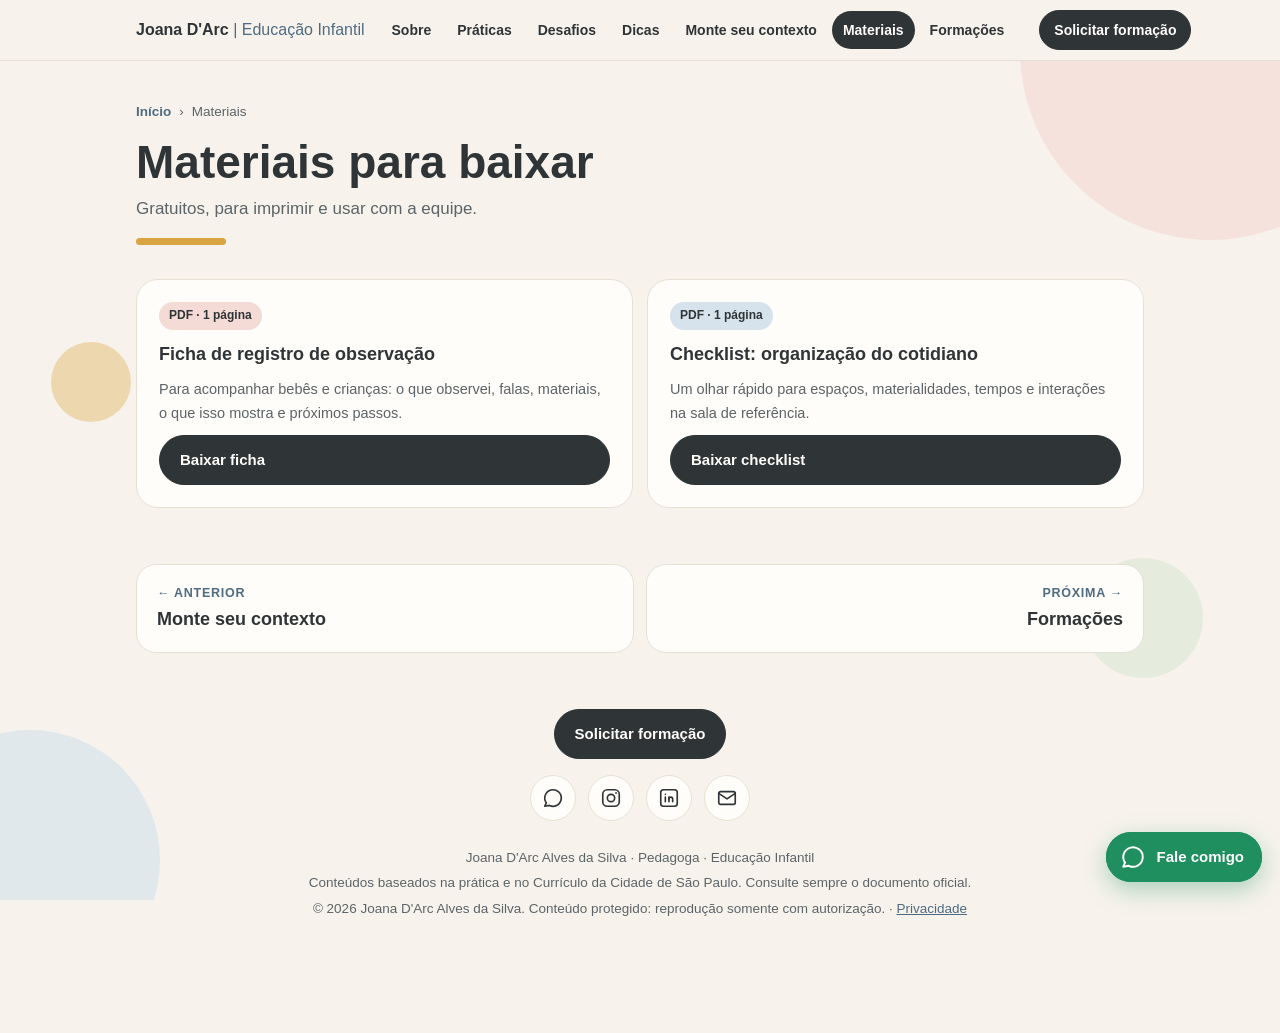
<file: materiais.html>
<!doctype html>
<html lang="pt-BR">
<head>
<meta charset="utf-8">
<meta name="viewport" content="width=device-width, initial-scale=1, viewport-fit=cover">
<meta http-equiv="Content-Security-Policy" content="default-src 'self'; script-src 'self' https://static.cloudflareinsights.com; style-src 'self' 'unsafe-inline' https://fonts.googleapis.com; font-src https://fonts.gstatic.com; img-src 'self' data:; connect-src 'self' https://cloudflareinsights.com; object-src 'none'; base-uri 'self'; form-action 'self'; upgrade-insecure-requests">
<meta name="referrer" content="strict-origin-when-cross-origin">
<title>Materiais | Joana D'Arc</title>
<meta name="description" content="Ficha de registro de observação e checklist de organização do cotidiano para baixar grátis.">
<meta property="og:title" content="Materiais | Joana D'Arc">
<meta property="og:description" content="Ficha de registro de observação e checklist de organização do cotidiano para baixar grátis.">
<meta property="og:image" content="https://joanadarcpedagoga.com.br/assets/joana.jpg">
<link rel="icon" href="/favicon.ico" sizes="48x48">
<link rel="icon" type="image/png" sizes="192x192" href="/assets/favicon-192.png">
<link rel="apple-touch-icon" href="/assets/apple-touch-icon.png">
<link rel="preconnect" href="https://fonts.googleapis.com">
<link rel="preconnect" href="https://fonts.gstatic.com" crossorigin>
<link href="https://fonts.googleapis.com/css2?family=Poppins:wght@500;600&family=Montserrat:wght@400;500;600&family=Caveat:wght@600&display=swap" rel="stylesheet">
<link rel="stylesheet" href="/assets/style.css">
<script src="/assets/js-flag.js"></script>
<script type="module" src="https://static.cloudflareinsights.com/beacon.min.js" data-cf-beacon='{"token": "7b4a17f3c0854bb788a353530ce2206b"}'></script>
</head>
<body>
<a class="pular" href="#conteudo">Pular para o conteúdo</a>
<div class="formas" aria-hidden="true"><span class="a"></span><span class="b"></span><span class="c"></span><span class="d"></span></div>
<header class="topo">
  <div class="wrap">
    <a class="marca" href="/">Joana D'Arc <span>| Educação Infantil</span></a>
    <button class="menu-btn" type="button" aria-expanded="false" aria-controls="menu-principal"><span class="barras" aria-hidden="true"><i></i><i></i><i></i></span> Menu</button>
    <nav class="menu" id="menu-principal" aria-label="Páginas">
      <a href="/sobre">Sobre</a>
      <a href="/praticas">Práticas</a>
      <a href="/desafios">Desafios</a>
      <a href="/dicas">Dicas</a>
      <a href="/monte-seu-contexto">Monte seu contexto</a>
      <a href="/materiais" aria-current="page">Materiais</a>
      <a href="/formacoes">Formações</a>
    </nav>
    <a class="btn cheio cta-topo" href="/formacoes#proposta">Solicitar formação</a>
  </div>
</header>
<main class="wrap pagina-entra" id="conteudo">
  <div class="pagina-topo">
    <nav class="trilha" aria-label="Você está em"><a href="/">Início</a><span aria-hidden="true">›</span><span>Materiais</span></nav>
    <h1>Materiais para baixar</h1>
    <p class="lead">Gratuitos, para imprimir e usar com a equipe.</p>
    <span class="sublinha"></span>
  </div>
  <div class="conteudo">

    
    <div class="materiais">
      <article class="material revela">
        <span class="tag">PDF · 1 página</span>
        <h3>Ficha de registro de observação</h3>
        <p>Para acompanhar bebês e crianças: o que observei, falas, materiais, o que isso mostra e próximos passos.</p>
        <a class="btn cheio" href="/baixar/ficha">Baixar ficha</a>
      </article>
      <article class="material revela">
        <span class="tag" style="background:var(--c-azul)">PDF · 1 página</span>
        <h3>Checklist: organização do cotidiano</h3>
        <p>Um olhar rápido para espaços, materialidades, tempos e interações na sala de referência.</p>
        <a class="btn cheio" href="/baixar/checklist">Baixar checklist</a>
      </article>
    </div>
  
  </div>
<nav class="proximo" aria-label="Continue navegando">
  <a href="/monte-seu-contexto"><small>← Anterior</small><strong>Monte seu contexto</strong></a>
  <a href="/formacoes" class="dir"><small>Próxima →</small><strong>Formações</strong></a>
</nav>
</main>

<a class="zap" id="zap-flutuante" href="#" target="_blank" rel="noopener" aria-label="Falar com a Joana no WhatsApp">
  <svg viewBox="0 0 24 24" fill="none" stroke="currentColor" stroke-width="1.8" stroke-linecap="round" stroke-linejoin="round" aria-hidden="true"><path d="M3 21l1.65-3.8a9 9 0 1 1 3.4 2.9L3 21"/></svg>
  <span id="zap-rotulo">Fale comigo</span>
</a>

<footer>
  <div class="rodape-contatos">
    <a class="btn cheio" href="/formacoes#proposta">Solicitar formação</a>
    <div class="redes">
      <a class="rede" href="https://wa.me/5511983234251" target="_blank" rel="noopener" aria-label="WhatsApp" title="WhatsApp"><svg viewBox="0 0 24 24" width="22" height="22" fill="none" stroke="currentColor" stroke-width="1.8" stroke-linecap="round" stroke-linejoin="round" aria-hidden="true"><path d="M3 21l1.65-3.8a9 9 0 1 1 3.4 2.9L3 21"/></svg></a>
      <a class="rede" href="https://www.instagram.com/joanadarcpedagoga/" target="_blank" rel="noopener" aria-label="Instagram @joanadarcpedagoga" title="@joanadarcpedagoga"><svg class="ig-ico" viewBox="0 0 24 24" width="22" height="22" fill="none" stroke="currentColor" stroke-width="1.8" stroke-linecap="round" stroke-linejoin="round" aria-hidden="true"><rect x="3" y="3" width="18" height="18" rx="5"/><circle cx="12" cy="12" r="4"/><circle cx="17.5" cy="6.5" r="1" fill="currentColor" stroke="none"/></svg></a>
      <a class="rede" href="https://www.linkedin.com/in/joana-d-arc-silva-947015441/" target="_blank" rel="noopener" aria-label="LinkedIn" title="LinkedIn"><svg viewBox="0 0 24 24" width="22" height="22" fill="none" stroke="currentColor" stroke-width="1.8" stroke-linecap="round" stroke-linejoin="round" aria-hidden="true"><rect x="3" y="3" width="18" height="18" rx="3"/><path d="M8 11v5"/><path d="M8 8v.01"/><path d="M12 16v-5"/><path d="M16 16v-3a2 2 0 1 0-4 0"/></svg></a>
      <a class="rede" href="mailto:pedagogajoanadarcsilva@gmail.com" aria-label="E-mail" title="pedagogajoanadarcsilva@gmail.com"><svg viewBox="0 0 24 24" width="22" height="22" fill="none" stroke="currentColor" stroke-width="1.8" stroke-linecap="round" stroke-linejoin="round" aria-hidden="true"><rect x="3" y="5" width="18" height="14" rx="2"/><path d="M3 7l9 6 9-6"/></svg></a>
    </div>
  </div>
  <p>Joana D'Arc Alves da Silva · Pedagoga · Educação Infantil</p>
  <p>Conteúdos baseados na prática e no Currículo da Cidade de São Paulo. Consulte sempre o documento oficial.</p>
  <p>© 2026 Joana D'Arc Alves da Silva. Conteúdo protegido: reprodução somente com autorização. · <a href="/privacidade">Privacidade</a></p>
</footer>
<script src="/assets/app.js"></script>
</body>
</html>
</file>
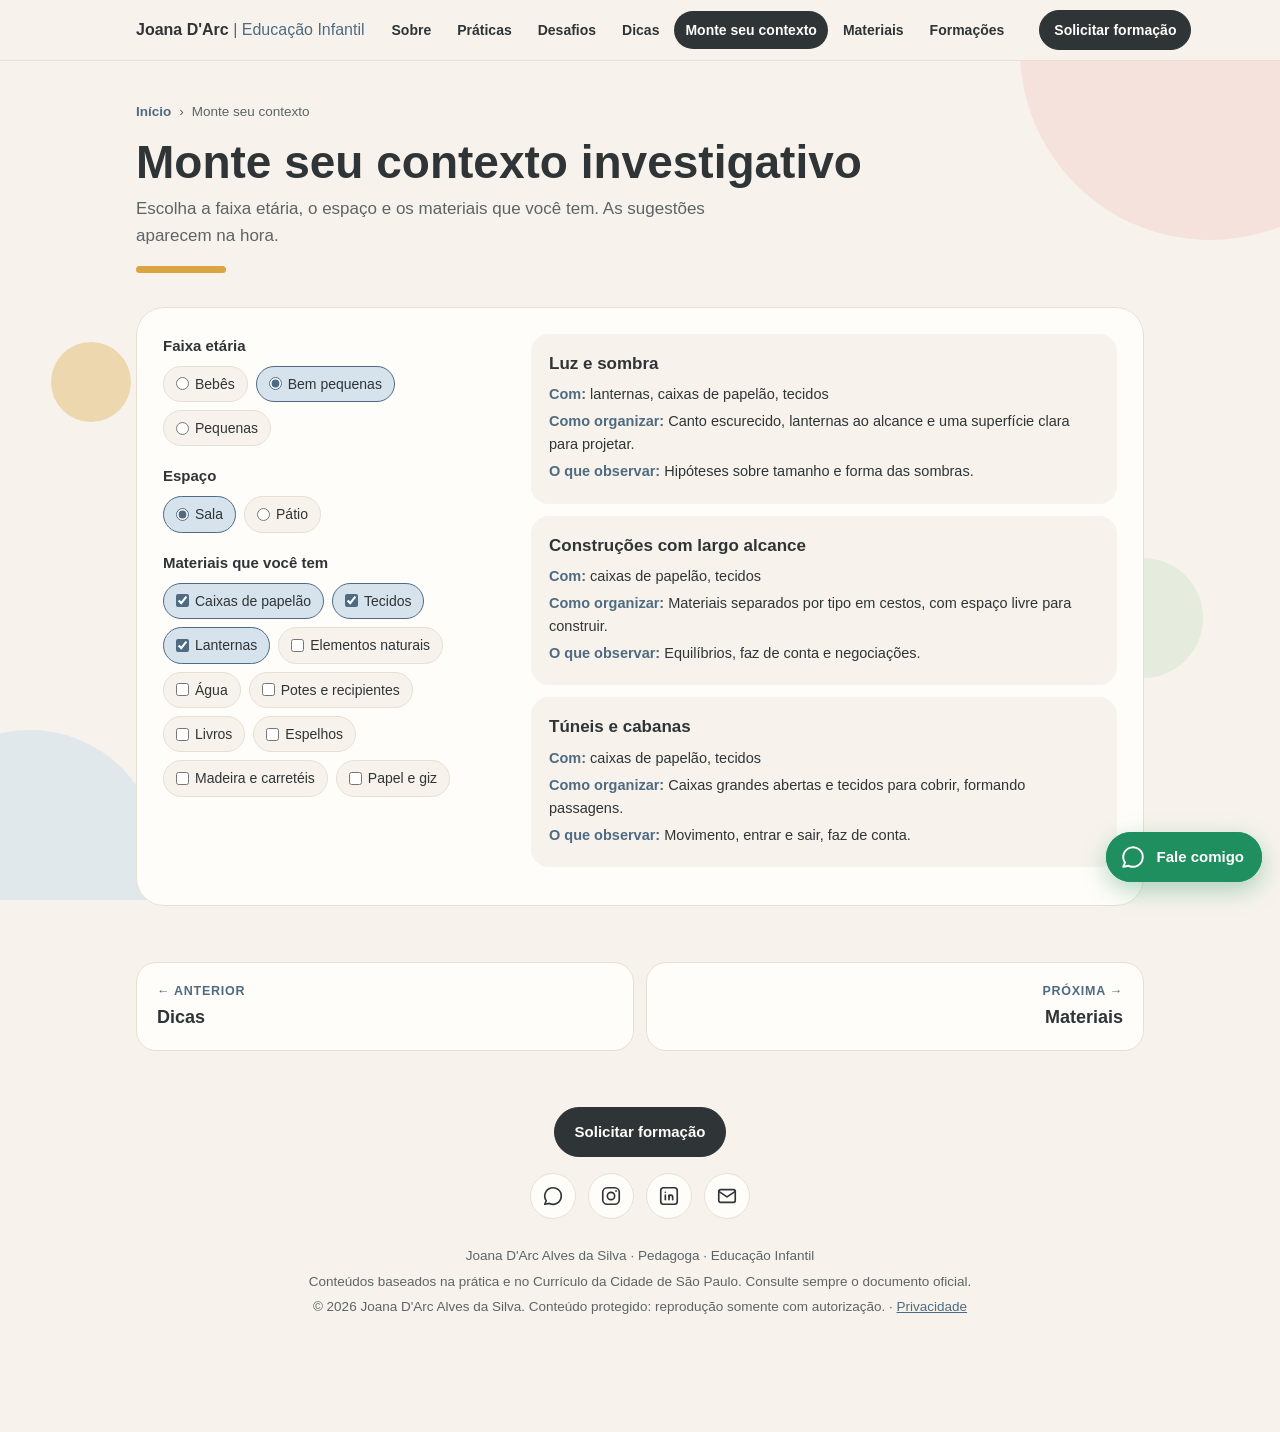
<file: monte-seu-contexto.html>
<!doctype html>
<html lang="pt-BR">
<head>
<meta charset="utf-8">
<meta name="viewport" content="width=device-width, initial-scale=1, viewport-fit=cover">
<meta http-equiv="Content-Security-Policy" content="default-src 'self'; script-src 'self' https://static.cloudflareinsights.com; style-src 'self' 'unsafe-inline' https://fonts.googleapis.com; font-src https://fonts.gstatic.com; img-src 'self' data:; connect-src 'self' https://cloudflareinsights.com; object-src 'none'; base-uri 'self'; form-action 'self'; upgrade-insecure-requests">
<meta name="referrer" content="strict-origin-when-cross-origin">
<title>Monte seu contexto | Joana D'Arc</title>
<meta name="description" content="Ferramenta para montar contextos investigativos a partir da faixa etária, do espaço e dos materiais disponíveis.">
<meta property="og:title" content="Monte seu contexto | Joana D'Arc">
<meta property="og:description" content="Ferramenta para montar contextos investigativos a partir da faixa etária, do espaço e dos materiais disponíveis.">
<meta property="og:image" content="https://joanadarcpedagoga.com.br/assets/joana.jpg">
<link rel="icon" href="/favicon.ico" sizes="48x48">
<link rel="icon" type="image/png" sizes="192x192" href="/assets/favicon-192.png">
<link rel="apple-touch-icon" href="/assets/apple-touch-icon.png">
<link rel="preconnect" href="https://fonts.googleapis.com">
<link rel="preconnect" href="https://fonts.gstatic.com" crossorigin>
<link href="https://fonts.googleapis.com/css2?family=Poppins:wght@500;600&family=Montserrat:wght@400;500;600&family=Caveat:wght@600&display=swap" rel="stylesheet">
<link rel="stylesheet" href="/assets/style.css">
<script src="/assets/js-flag.js"></script>
<script type="module" src="https://static.cloudflareinsights.com/beacon.min.js" data-cf-beacon='{"token": "7b4a17f3c0854bb788a353530ce2206b"}'></script>
</head>
<body>
<a class="pular" href="#conteudo">Pular para o conteúdo</a>
<div class="formas" aria-hidden="true"><span class="a"></span><span class="b"></span><span class="c"></span><span class="d"></span></div>
<header class="topo">
  <div class="wrap">
    <a class="marca" href="/">Joana D'Arc <span>| Educação Infantil</span></a>
    <button class="menu-btn" type="button" aria-expanded="false" aria-controls="menu-principal"><span class="barras" aria-hidden="true"><i></i><i></i><i></i></span> Menu</button>
    <nav class="menu" id="menu-principal" aria-label="Páginas">
      <a href="/sobre">Sobre</a>
      <a href="/praticas">Práticas</a>
      <a href="/desafios">Desafios</a>
      <a href="/dicas">Dicas</a>
      <a href="/monte-seu-contexto" aria-current="page">Monte seu contexto</a>
      <a href="/materiais">Materiais</a>
      <a href="/formacoes">Formações</a>
    </nav>
    <a class="btn cheio cta-topo" href="/formacoes#proposta">Solicitar formação</a>
  </div>
</header>
<main class="wrap pagina-entra" id="conteudo">
  <div class="pagina-topo">
    <nav class="trilha" aria-label="Você está em"><a href="/">Início</a><span aria-hidden="true">›</span><span>Monte seu contexto</span></nav>
    <h1>Monte seu contexto investigativo</h1>
    <p class="lead">Escolha a faixa etária, o espaço e os materiais que você tem. As sugestões aparecem na hora.</p>
    <span class="sublinha"></span>
  </div>
  <div class="conteudo">

    
    <div class="ferramenta revela">
      <form id="form-contexto">
        <fieldset>
          <legend>Faixa etária</legend>
          <div class="opcoes">
            <label><input type="radio" name="idade" id="id-bebes" value="bebes"> Bebês</label>
            <label><input type="radio" name="idade" id="id-bem" value="bem" checked> Bem pequenas</label>
            <label><input type="radio" name="idade" id="id-peq" value="pequenas"> Pequenas</label>
          </div>
        </fieldset>
        <fieldset>
          <legend>Espaço</legend>
          <div class="opcoes">
            <label><input type="radio" name="espaco" id="esp-sala" value="sala" checked> Sala</label>
            <label><input type="radio" name="espaco" id="esp-patio" value="patio"> Pátio</label>
          </div>
        </fieldset>
        <fieldset>
          <legend>Materiais que você tem</legend>
          <div class="opcoes" id="mat-opcoes"></div>
        </fieldset>
      </form>
      <div class="resultado" id="resultado" aria-live="polite"></div>
    </div>
  
  </div>
<nav class="proximo" aria-label="Continue navegando">
  <a href="/dicas"><small>← Anterior</small><strong>Dicas</strong></a>
  <a href="/materiais" class="dir"><small>Próxima →</small><strong>Materiais</strong></a>
</nav>
</main>

<a class="zap" id="zap-flutuante" href="#" target="_blank" rel="noopener" aria-label="Falar com a Joana no WhatsApp">
  <svg viewBox="0 0 24 24" fill="none" stroke="currentColor" stroke-width="1.8" stroke-linecap="round" stroke-linejoin="round" aria-hidden="true"><path d="M3 21l1.65-3.8a9 9 0 1 1 3.4 2.9L3 21"/></svg>
  <span id="zap-rotulo">Fale comigo</span>
</a>

<footer>
  <div class="rodape-contatos">
    <a class="btn cheio" href="/formacoes#proposta">Solicitar formação</a>
    <div class="redes">
      <a class="rede" href="https://wa.me/5511983234251" target="_blank" rel="noopener" aria-label="WhatsApp" title="WhatsApp"><svg viewBox="0 0 24 24" width="22" height="22" fill="none" stroke="currentColor" stroke-width="1.8" stroke-linecap="round" stroke-linejoin="round" aria-hidden="true"><path d="M3 21l1.65-3.8a9 9 0 1 1 3.4 2.9L3 21"/></svg></a>
      <a class="rede" href="https://www.instagram.com/joanadarcpedagoga/" target="_blank" rel="noopener" aria-label="Instagram @joanadarcpedagoga" title="@joanadarcpedagoga"><svg class="ig-ico" viewBox="0 0 24 24" width="22" height="22" fill="none" stroke="currentColor" stroke-width="1.8" stroke-linecap="round" stroke-linejoin="round" aria-hidden="true"><rect x="3" y="3" width="18" height="18" rx="5"/><circle cx="12" cy="12" r="4"/><circle cx="17.5" cy="6.5" r="1" fill="currentColor" stroke="none"/></svg></a>
      <a class="rede" href="https://www.linkedin.com/in/joana-d-arc-silva-947015441/" target="_blank" rel="noopener" aria-label="LinkedIn" title="LinkedIn"><svg viewBox="0 0 24 24" width="22" height="22" fill="none" stroke="currentColor" stroke-width="1.8" stroke-linecap="round" stroke-linejoin="round" aria-hidden="true"><rect x="3" y="3" width="18" height="18" rx="3"/><path d="M8 11v5"/><path d="M8 8v.01"/><path d="M12 16v-5"/><path d="M16 16v-3a2 2 0 1 0-4 0"/></svg></a>
      <a class="rede" href="mailto:pedagogajoanadarcsilva@gmail.com" aria-label="E-mail" title="pedagogajoanadarcsilva@gmail.com"><svg viewBox="0 0 24 24" width="22" height="22" fill="none" stroke="currentColor" stroke-width="1.8" stroke-linecap="round" stroke-linejoin="round" aria-hidden="true"><rect x="3" y="5" width="18" height="14" rx="2"/><path d="M3 7l9 6 9-6"/></svg></a>
    </div>
  </div>
  <p>Joana D'Arc Alves da Silva · Pedagoga · Educação Infantil</p>
  <p>Conteúdos baseados na prática e no Currículo da Cidade de São Paulo. Consulte sempre o documento oficial.</p>
  <p>© 2026 Joana D'Arc Alves da Silva. Conteúdo protegido: reprodução somente com autorização. · <a href="/privacidade">Privacidade</a></p>
</footer>
<script src="/assets/app.js"></script>
</body>
</html>
</file>
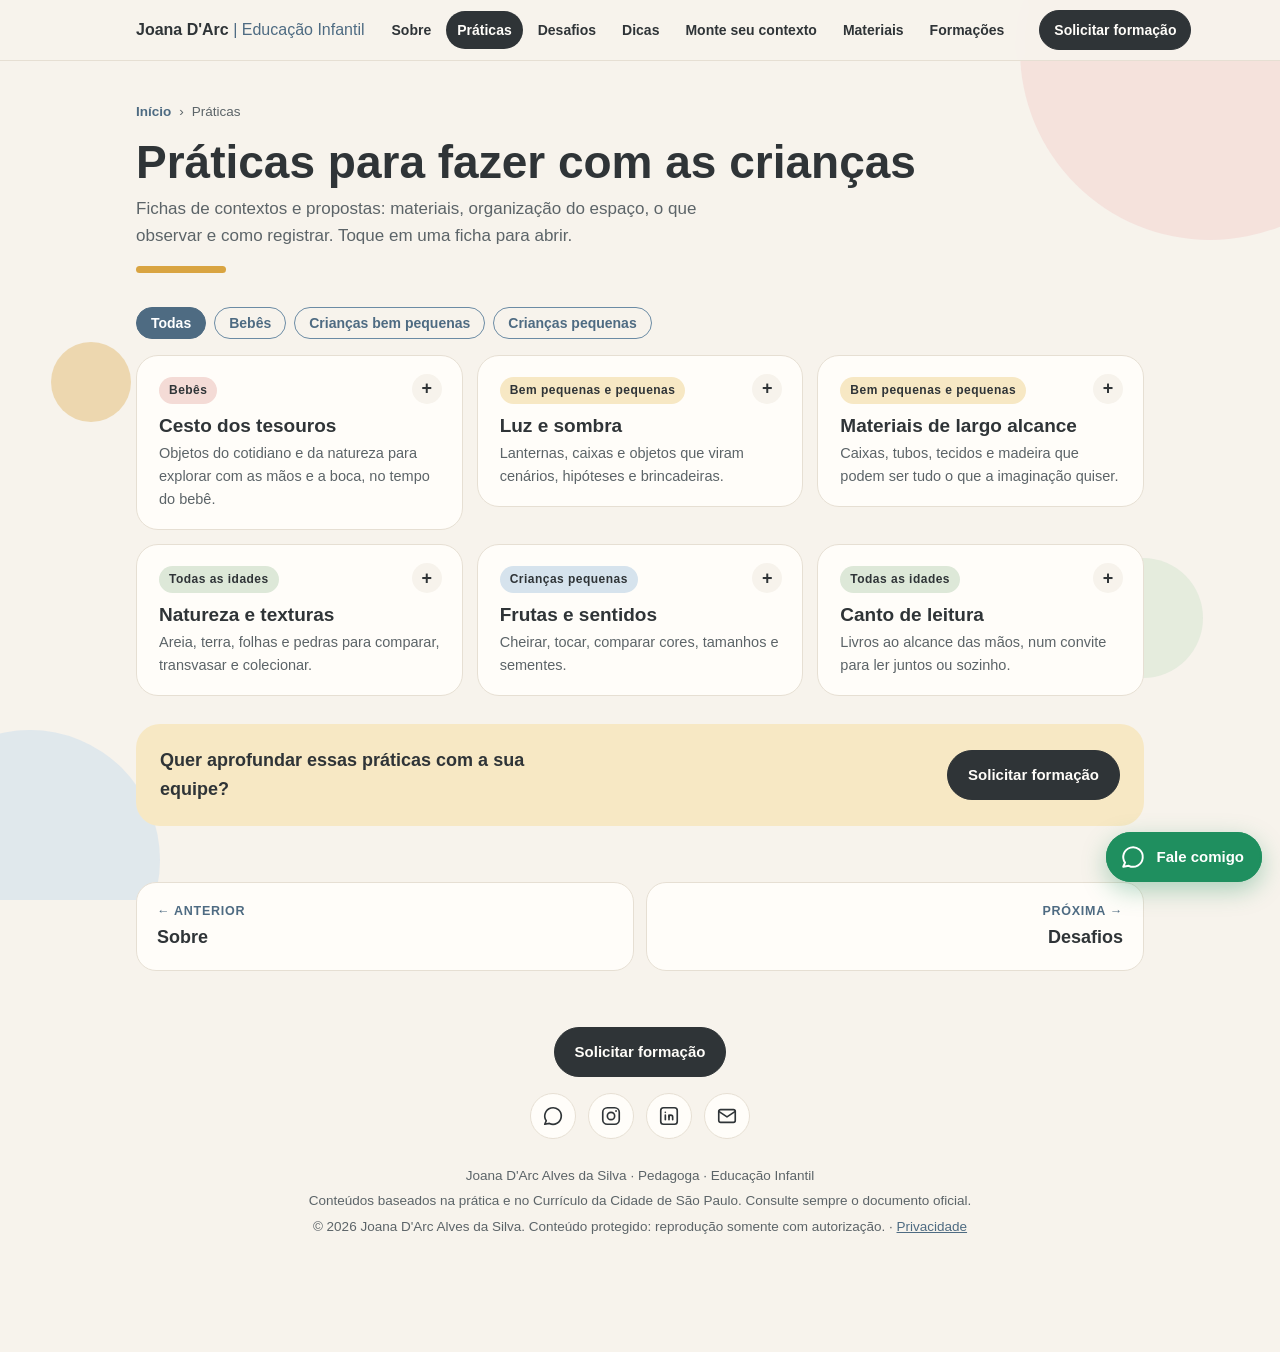
<file: praticas.html>
<!doctype html>
<html lang="pt-BR">
<head>
<meta charset="utf-8">
<meta name="viewport" content="width=device-width, initial-scale=1, viewport-fit=cover">
<meta http-equiv="Content-Security-Policy" content="default-src 'self'; script-src 'self' https://static.cloudflareinsights.com; style-src 'self' 'unsafe-inline' https://fonts.googleapis.com; font-src https://fonts.gstatic.com; img-src 'self' data:; connect-src 'self' https://cloudflareinsights.com; object-src 'none'; base-uri 'self'; form-action 'self'; upgrade-insecure-requests">
<meta name="referrer" content="strict-origin-when-cross-origin">
<title>Práticas | Joana D'Arc</title>
<meta name="description" content="Fichas de contextos investigativos e propostas para bebês e crianças: materiais, organização, observação e registro.">
<meta property="og:title" content="Práticas | Joana D'Arc">
<meta property="og:description" content="Fichas de contextos investigativos e propostas para bebês e crianças: materiais, organização, observação e registro.">
<meta property="og:image" content="https://joanadarcpedagoga.com.br/assets/joana.jpg">
<link rel="icon" href="/favicon.ico" sizes="48x48">
<link rel="icon" type="image/png" sizes="192x192" href="/assets/favicon-192.png">
<link rel="apple-touch-icon" href="/assets/apple-touch-icon.png">
<link rel="preconnect" href="https://fonts.googleapis.com">
<link rel="preconnect" href="https://fonts.gstatic.com" crossorigin>
<link href="https://fonts.googleapis.com/css2?family=Poppins:wght@500;600&family=Montserrat:wght@400;500;600&family=Caveat:wght@600&display=swap" rel="stylesheet">
<link rel="stylesheet" href="/assets/style.css">
<script src="/assets/js-flag.js"></script>
<script type="module" src="https://static.cloudflareinsights.com/beacon.min.js" data-cf-beacon='{"token": "7b4a17f3c0854bb788a353530ce2206b"}'></script>
</head>
<body>
<a class="pular" href="#conteudo">Pular para o conteúdo</a>
<div class="formas" aria-hidden="true"><span class="a"></span><span class="b"></span><span class="c"></span><span class="d"></span></div>
<header class="topo">
  <div class="wrap">
    <a class="marca" href="/">Joana D'Arc <span>| Educação Infantil</span></a>
    <button class="menu-btn" type="button" aria-expanded="false" aria-controls="menu-principal"><span class="barras" aria-hidden="true"><i></i><i></i><i></i></span> Menu</button>
    <nav class="menu" id="menu-principal" aria-label="Páginas">
      <a href="/sobre">Sobre</a>
      <a href="/praticas" aria-current="page">Práticas</a>
      <a href="/desafios">Desafios</a>
      <a href="/dicas">Dicas</a>
      <a href="/monte-seu-contexto">Monte seu contexto</a>
      <a href="/materiais">Materiais</a>
      <a href="/formacoes">Formações</a>
    </nav>
    <a class="btn cheio cta-topo" href="/formacoes#proposta">Solicitar formação</a>
  </div>
</header>
<main class="wrap pagina-entra" id="conteudo">
  <div class="pagina-topo">
    <nav class="trilha" aria-label="Você está em"><a href="/">Início</a><span aria-hidden="true">›</span><span>Práticas</span></nav>
    <h1>Práticas para fazer com as crianças</h1>
    <p class="lead">Fichas de contextos e propostas: materiais, organização do espaço, o que observar e como registrar. Toque em uma ficha para abrir.</p>
    <span class="sublinha"></span>
  </div>
  <div class="conteudo">

    

    <div class="filtros" role="group" aria-label="Filtrar por faixa etária">
      <button class="chip" type="button" data-filtro="todas" aria-pressed="true">Todas</button>
      <button class="chip" type="button" data-filtro="bebes" aria-pressed="false">Bebês</button>
      <button class="chip" type="button" data-filtro="bem" aria-pressed="false">Crianças bem pequenas</button>
      <button class="chip" type="button" data-filtro="pequenas" aria-pressed="false">Crianças pequenas</button>
    </div>

    <div class="grade" id="fichas">

      <details class="ficha" data-faixa="bebes">
        <summary>
          <span class="faixa" style="background:var(--c-rosa)">Bebês</span>
          <h3>Cesto dos tesouros</h3>
          <p>Objetos do cotidiano e da natureza para explorar com as mãos e a boca, no tempo do bebê.</p>
        </summary>
        <div class="corpo">
          <h4>Materiais</h4>
          <ul><li>Cesto baixo e firme</li><li>Colher de pau, escova, esponja natural, pinha, argolas de metal, retalhos de tecido</li></ul>
          <h4>Organização</h4>
          <p>Cesto no chão, com os bebês sentados ao redor. O adulto fica próximo, disponível e em silêncio atento.</p>
          <h4>O que observar</h4>
          <ul><li>Quais objetos atraem e por quanto tempo</li><li>Gestos: pegar, bater, passar de uma mão para a outra</li><li>Trocas de olhar com outros bebês</li></ul>
          <h4>Como registrar</h4>
          <p>Sequência de fotos das mãos em ação e uma nota curta sobre as escolhas de cada bebê.</p>
          <p class="cuidado">Cuidado: nenhum objeto pequeno que possa ser engolido. Higienize e revise o cesto antes de cada uso.</p>
        </div>
      </details>

      <details class="ficha" data-faixa="bem pequenas">
        <summary>
          <span class="faixa" style="background:var(--c-amarelo)">Bem pequenas e pequenas</span>
          <h3>Luz e sombra</h3>
          <p>Lanternas, caixas e objetos que viram cenários, hipóteses e brincadeiras.</p>
        </summary>
        <div class="corpo">
          <h4>Materiais</h4>
          <ul><li>Lanternas</li><li>Caixas de papelão abertas</li><li>Tecido escuro no chão</li><li>Objetos opacos e translúcidos, papel celofane colorido</li></ul>
          <h4>Organização</h4>
          <p>Um canto escurecido, com lanternas ao alcance e uma parede ou tecido claro para projetar.</p>
          <h4>O que observar</h4>
          <ul><li>Hipóteses sobre o tamanho da sombra</li><li>Descobertas sobre cor e transparência</li><li>Parcerias que surgem na brincadeira</li></ul>
          <h4>Como registrar</h4>
          <p>Fotos das sombras e das falas das crianças sobre o que está acontecendo.</p>
          <h4>Variações</h4>
          <p>Sombras no pátio, ao sol, em diferentes horários do dia.</p>
        </div>
      </details>

      <details class="ficha" data-faixa="bem pequenas">
        <summary>
          <span class="faixa" style="background:var(--c-amarelo)">Bem pequenas e pequenas</span>
          <h3>Materiais de largo alcance</h3>
          <p>Caixas, tubos, tecidos e madeira que podem ser tudo o que a imaginação quiser.</p>
        </summary>
        <div class="corpo">
          <h4>Materiais</h4>
          <ul><li>Caixas e tubos de papelão</li><li>Tecidos de tamanhos variados</li><li>Cordas, carretéis, pedaços de madeira lixados</li></ul>
          <h4>Organização</h4>
          <p>Materiais separados por tipo em cestos, visíveis e ao alcance. Deixe espaço livre para as construções.</p>
          <h4>O que observar</h4>
          <ul><li>Construções e equilíbrios</li><li>Faz de conta: o que cada objeto vira</li><li>Negociações entre as crianças</li></ul>
          <h4>Como registrar</h4>
          <p>Fotos em sequência de uma mesma construção, do começo ao fim.</p>
        </div>
      </details>

      <details class="ficha" data-faixa="bem pequenas">
        <summary>
          <span class="faixa" style="background:var(--c-salvia)">Todas as idades</span>
          <h3>Natureza e texturas</h3>
          <p>Areia, terra, folhas e pedras para comparar, transvasar e colecionar.</p>
        </summary>
        <div class="corpo">
          <h4>Materiais</h4>
          <ul><li>Areia, terra, folhas secas, pedras grandes, gravetos</li><li>Bacias, peneiras, potes e colheres</li></ul>
          <h4>Organização</h4>
          <p>No pátio ou sobre uma lona, com os elementos em bacias separadas.</p>
          <h4>O que observar</h4>
          <ul><li>Comparações: leve, pesado, áspero, macio</li><li>Classificações que as próprias crianças criam</li></ul>
          <h4>Como registrar</h4>
          <p>Fotografe as coleções que as crianças montam e anote os critérios que elas usaram.</p>
          <p class="cuidado">Com bebês, use apenas elementos grandes e acompanhe de perto.</p>
        </div>
      </details>

      <details class="ficha" data-faixa="pequenas">
        <summary>
          <span class="faixa" style="background:var(--c-azul)">Crianças pequenas</span>
          <h3>Frutas e sentidos</h3>
          <p>Cheirar, tocar, comparar cores, tamanhos e sementes.</p>
        </summary>
        <div class="corpo">
          <h4>Materiais</h4>
          <ul><li>Frutas inteiras e cortadas</li><li>Lupas, pratos e bandejas</li><li>Papel e giz para desenho de observação</li></ul>
          <h4>O que observar</h4>
          <ul><li>Descrições de cheiros, cores e texturas</li><li>Curiosidade pelas sementes: onde estão, quantas são</li></ul>
          <h4>Como registrar</h4>
          <p>Desenhos de observação e falas das crianças ao lado das fotos.</p>
          <p class="cuidado">Consulte a equipe de nutrição e as restrições alimentares das crianças antes da proposta.</p>
        </div>
      </details>

      <details class="ficha" data-faixa="bebes">
        <summary>
          <span class="faixa" style="background:var(--c-salvia)">Todas as idades</span>
          <h3>Canto de leitura</h3>
          <p>Livros ao alcance das mãos, num convite para ler juntos ou sozinho.</p>
        </summary>
        <div class="corpo">
          <h4>Materiais</h4>
          <ul><li>Livros de diferentes gêneros e tamanhos (de pano e cartonados para bebês)</li><li>Tapete, almofadas, cesto baixo</li></ul>
          <h4>Organização</h4>
          <p>Livros com a capa virada para as crianças, trocados com frequência.</p>
          <h4>O que observar</h4>
          <ul><li>Escolhas e livros preferidos</li><li>Como manuseiam e "leem" as imagens</li><li>Histórias que recontam entre si</li></ul>
          <h4>Como registrar</h4>
          <p>Lista dos livros mais escolhidos da semana e falas sobre as histórias.</p>
        </div>
      </details>

    </div>
    <div class="chamada revela">
      <p>Quer aprofundar essas práticas com a sua equipe?</p>
      <a class="btn cheio" href="/formacoes#proposta">Solicitar formação</a>
    </div>
  
  </div>
<nav class="proximo" aria-label="Continue navegando">
  <a href="/sobre"><small>← Anterior</small><strong>Sobre</strong></a>
  <a href="/desafios" class="dir"><small>Próxima →</small><strong>Desafios</strong></a>
</nav>
</main>

<a class="zap" id="zap-flutuante" href="#" target="_blank" rel="noopener" aria-label="Falar com a Joana no WhatsApp">
  <svg viewBox="0 0 24 24" fill="none" stroke="currentColor" stroke-width="1.8" stroke-linecap="round" stroke-linejoin="round" aria-hidden="true"><path d="M3 21l1.65-3.8a9 9 0 1 1 3.4 2.9L3 21"/></svg>
  <span id="zap-rotulo">Fale comigo</span>
</a>

<footer>
  <div class="rodape-contatos">
    <a class="btn cheio" href="/formacoes#proposta">Solicitar formação</a>
    <div class="redes">
      <a class="rede" href="https://wa.me/5511983234251" target="_blank" rel="noopener" aria-label="WhatsApp" title="WhatsApp"><svg viewBox="0 0 24 24" width="22" height="22" fill="none" stroke="currentColor" stroke-width="1.8" stroke-linecap="round" stroke-linejoin="round" aria-hidden="true"><path d="M3 21l1.65-3.8a9 9 0 1 1 3.4 2.9L3 21"/></svg></a>
      <a class="rede" href="https://www.instagram.com/joanadarcpedagoga/" target="_blank" rel="noopener" aria-label="Instagram @joanadarcpedagoga" title="@joanadarcpedagoga"><svg class="ig-ico" viewBox="0 0 24 24" width="22" height="22" fill="none" stroke="currentColor" stroke-width="1.8" stroke-linecap="round" stroke-linejoin="round" aria-hidden="true"><rect x="3" y="3" width="18" height="18" rx="5"/><circle cx="12" cy="12" r="4"/><circle cx="17.5" cy="6.5" r="1" fill="currentColor" stroke="none"/></svg></a>
      <a class="rede" href="https://www.linkedin.com/in/joana-d-arc-silva-947015441/" target="_blank" rel="noopener" aria-label="LinkedIn" title="LinkedIn"><svg viewBox="0 0 24 24" width="22" height="22" fill="none" stroke="currentColor" stroke-width="1.8" stroke-linecap="round" stroke-linejoin="round" aria-hidden="true"><rect x="3" y="3" width="18" height="18" rx="3"/><path d="M8 11v5"/><path d="M8 8v.01"/><path d="M12 16v-5"/><path d="M16 16v-3a2 2 0 1 0-4 0"/></svg></a>
      <a class="rede" href="mailto:pedagogajoanadarcsilva@gmail.com" aria-label="E-mail" title="pedagogajoanadarcsilva@gmail.com"><svg viewBox="0 0 24 24" width="22" height="22" fill="none" stroke="currentColor" stroke-width="1.8" stroke-linecap="round" stroke-linejoin="round" aria-hidden="true"><rect x="3" y="5" width="18" height="14" rx="2"/><path d="M3 7l9 6 9-6"/></svg></a>
    </div>
  </div>
  <p>Joana D'Arc Alves da Silva · Pedagoga · Educação Infantil</p>
  <p>Conteúdos baseados na prática e no Currículo da Cidade de São Paulo. Consulte sempre o documento oficial.</p>
  <p>© 2026 Joana D'Arc Alves da Silva. Conteúdo protegido: reprodução somente com autorização. · <a href="/privacidade">Privacidade</a></p>
</footer>
<script src="/assets/app.js"></script>
</body>
</html>
</file>
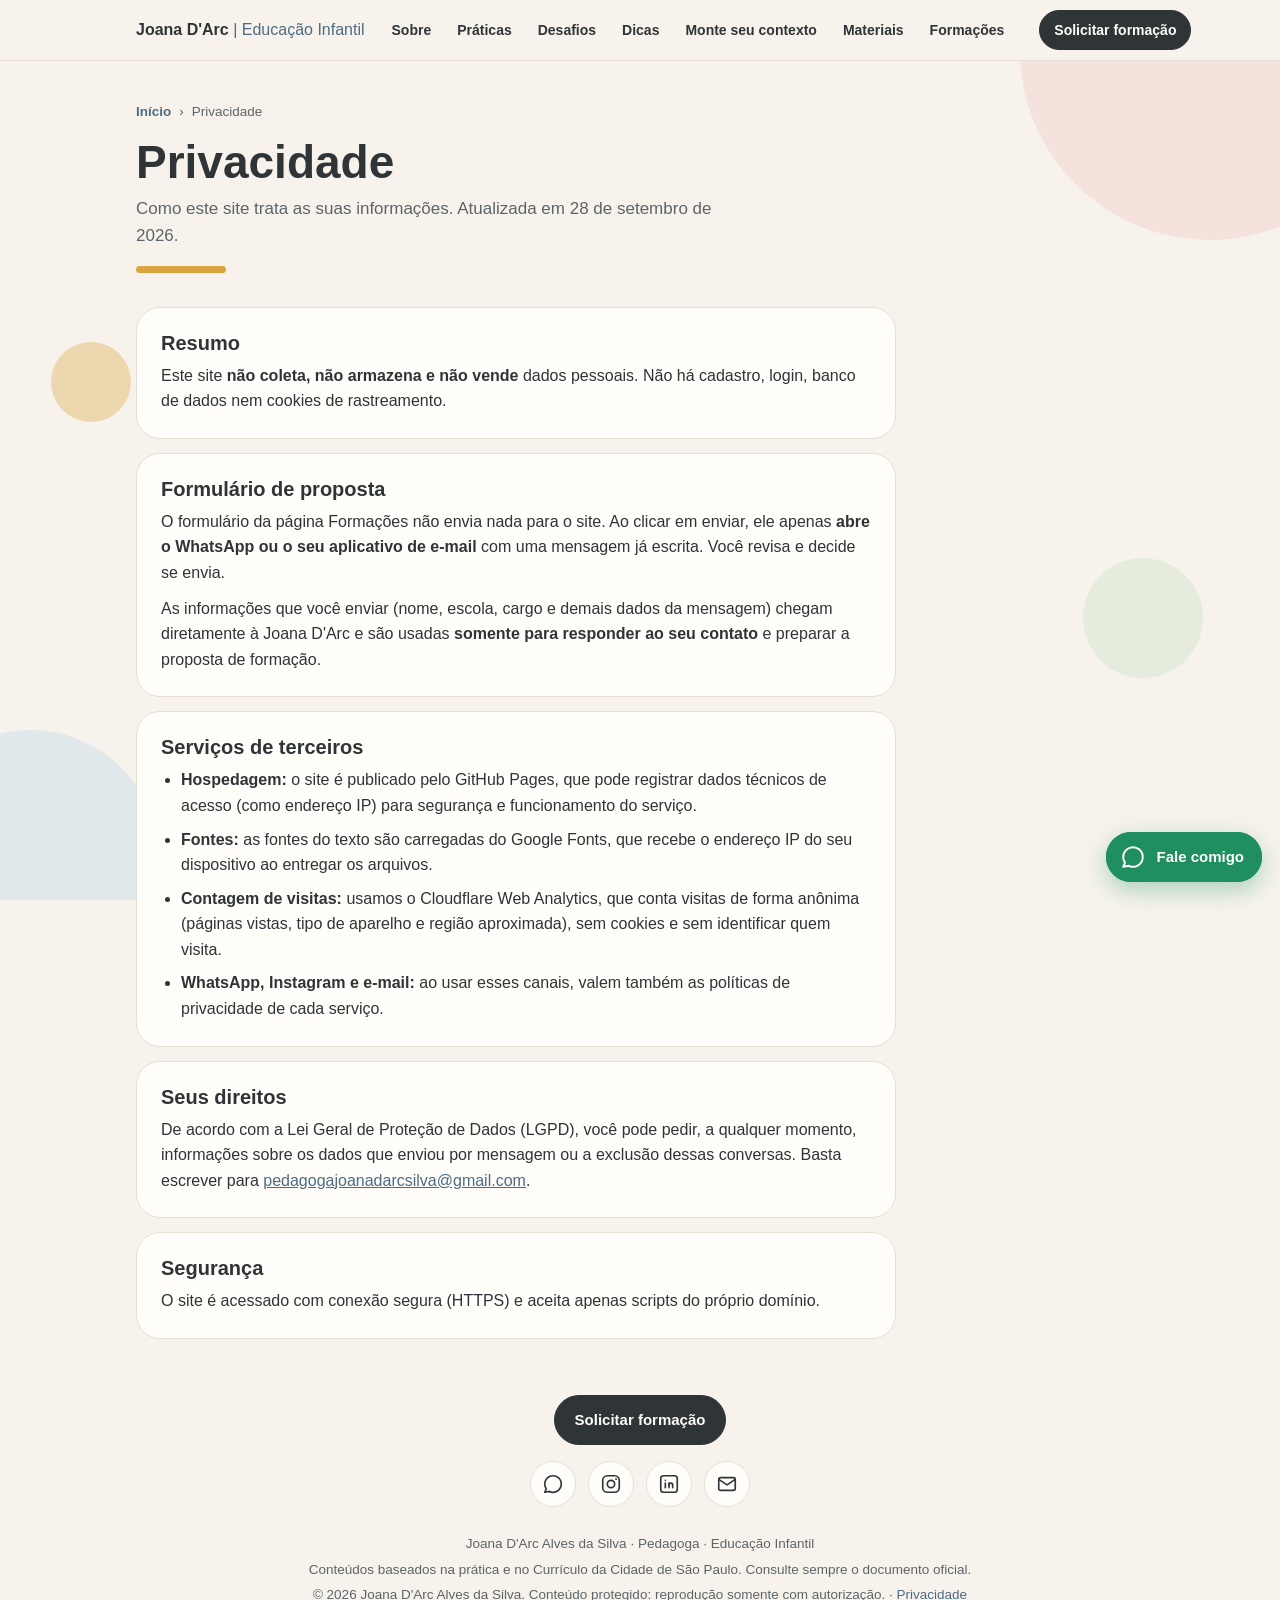
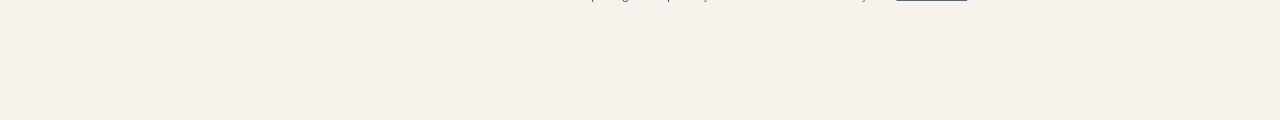
<file: privacidade.html>
<!doctype html>
<html lang="pt-BR">
<head>
<meta charset="utf-8">
<meta name="viewport" content="width=device-width, initial-scale=1, viewport-fit=cover">
<meta http-equiv="Content-Security-Policy" content="default-src 'self'; script-src 'self' https://static.cloudflareinsights.com; style-src 'self' 'unsafe-inline' https://fonts.googleapis.com; font-src https://fonts.gstatic.com; img-src 'self' data:; connect-src 'self' https://cloudflareinsights.com; object-src 'none'; base-uri 'self'; form-action 'self'; upgrade-insecure-requests">
<meta name="referrer" content="strict-origin-when-cross-origin">
<title>Privacidade | Joana D'Arc</title>
<meta name="description" content="Política de privacidade do site de Joana D'Arc: o site não coleta nem armazena dados pessoais.">
<meta property="og:title" content="Privacidade | Joana D'Arc">
<meta property="og:description" content="Política de privacidade do site de Joana D'Arc: o site não coleta nem armazena dados pessoais.">
<meta property="og:image" content="https://joanadarcpedagoga.com.br/assets/joana.jpg">
<link rel="icon" href="/favicon.ico" sizes="48x48">
<link rel="icon" type="image/png" sizes="192x192" href="/assets/favicon-192.png">
<link rel="apple-touch-icon" href="/assets/apple-touch-icon.png">
<link rel="preconnect" href="https://fonts.googleapis.com">
<link rel="preconnect" href="https://fonts.gstatic.com" crossorigin>
<link href="https://fonts.googleapis.com/css2?family=Poppins:wght@500;600&family=Montserrat:wght@400;500;600&family=Caveat:wght@600&display=swap" rel="stylesheet">
<link rel="stylesheet" href="/assets/style.css">
<script src="/assets/js-flag.js"></script>
<script type="module" src="https://static.cloudflareinsights.com/beacon.min.js" data-cf-beacon='{"token": "7b4a17f3c0854bb788a353530ce2206b"}'></script>
</head>
<body>
<a class="pular" href="#conteudo">Pular para o conteúdo</a>
<div class="formas" aria-hidden="true"><span class="a"></span><span class="b"></span><span class="c"></span><span class="d"></span></div>
<header class="topo">
  <div class="wrap">
    <a class="marca" href="/">Joana D'Arc <span>| Educação Infantil</span></a>
    <button class="menu-btn" type="button" aria-expanded="false" aria-controls="menu-principal"><span class="barras" aria-hidden="true"><i></i><i></i><i></i></span> Menu</button>
    <nav class="menu" id="menu-principal" aria-label="Páginas">
      <a href="/sobre">Sobre</a>
      <a href="/praticas">Práticas</a>
      <a href="/desafios">Desafios</a>
      <a href="/dicas">Dicas</a>
      <a href="/monte-seu-contexto">Monte seu contexto</a>
      <a href="/materiais">Materiais</a>
      <a href="/formacoes">Formações</a>
    </nav>
    <a class="btn cheio cta-topo" href="/formacoes#proposta">Solicitar formação</a>
  </div>
</header>
<main class="wrap pagina-entra" id="conteudo">
  <div class="pagina-topo">
    <nav class="trilha" aria-label="Você está em"><a href="/">Início</a><span aria-hidden="true">›</span><span>Privacidade</span></nav>
    <h1>Privacidade</h1>
    <p class="lead">Como este site trata as suas informações. Atualizada em 28 de setembro de 2026.</p>
    <span class="sublinha"></span>
  </div>
  <div class="conteudo privacidade">
    <div class="cartao">
      <h2>Resumo</h2>
      <p>Este site <strong>não coleta, não armazena e não vende</strong> dados pessoais. Não há cadastro, login, banco de dados nem cookies de rastreamento.</p>
    </div>
    <div class="cartao">
      <h2>Formulário de proposta</h2>
      <p>O formulário da página Formações não envia nada para o site. Ao clicar em enviar, ele apenas <strong>abre o WhatsApp ou o seu aplicativo de e-mail</strong> com uma mensagem já escrita. Você revisa e decide se envia.</p>
      <p>As informações que você enviar (nome, escola, cargo e demais dados da mensagem) chegam diretamente à Joana D'Arc e são usadas <strong>somente para responder ao seu contato</strong> e preparar a proposta de formação.</p>
    </div>
    <div class="cartao">
      <h2>Serviços de terceiros</h2>
      <ul>
        <li><strong>Hospedagem:</strong> o site é publicado pelo GitHub Pages, que pode registrar dados técnicos de acesso (como endereço IP) para segurança e funcionamento do serviço.</li>
        <li><strong>Fontes:</strong> as fontes do texto são carregadas do Google Fonts, que recebe o endereço IP do seu dispositivo ao entregar os arquivos.</li>
        <li><strong>Contagem de visitas:</strong> usamos o Cloudflare Web Analytics, que conta visitas de forma anônima (páginas vistas, tipo de aparelho e região aproximada), sem cookies e sem identificar quem visita.</li>
        <li><strong>WhatsApp, Instagram e e-mail:</strong> ao usar esses canais, valem também as políticas de privacidade de cada serviço.</li>
      </ul>
    </div>
    <div class="cartao">
      <h2>Seus direitos</h2>
      <p>De acordo com a Lei Geral de Proteção de Dados (LGPD), você pode pedir, a qualquer momento, informações sobre os dados que enviou por mensagem ou a exclusão dessas conversas. Basta escrever para <a href="mailto:pedagogajoanadarcsilva@gmail.com">pedagogajoanadarcsilva@gmail.com</a>.</p>
    </div>
    <div class="cartao">
      <h2>Segurança</h2>
      <p>O site é acessado com conexão segura (HTTPS) e aceita apenas scripts do próprio domínio.</p>
    </div>
  </div>
</main>

<a class="zap" id="zap-flutuante" href="#" target="_blank" rel="noopener" aria-label="Falar com a Joana no WhatsApp">
  <svg viewBox="0 0 24 24" fill="none" stroke="currentColor" stroke-width="1.8" stroke-linecap="round" stroke-linejoin="round" aria-hidden="true"><path d="M3 21l1.65-3.8a9 9 0 1 1 3.4 2.9L3 21"/></svg>
  <span id="zap-rotulo">Fale comigo</span>
</a>

<footer>
  <div class="rodape-contatos">
    <a class="btn cheio" href="/formacoes#proposta">Solicitar formação</a>
    <div class="redes">
      <a class="rede" href="https://wa.me/5511983234251" target="_blank" rel="noopener" aria-label="WhatsApp" title="WhatsApp"><svg viewBox="0 0 24 24" width="22" height="22" fill="none" stroke="currentColor" stroke-width="1.8" stroke-linecap="round" stroke-linejoin="round" aria-hidden="true"><path d="M3 21l1.65-3.8a9 9 0 1 1 3.4 2.9L3 21"/></svg></a>
      <a class="rede" href="https://www.instagram.com/joanadarcpedagoga/" target="_blank" rel="noopener" aria-label="Instagram @joanadarcpedagoga" title="@joanadarcpedagoga"><svg class="ig-ico" viewBox="0 0 24 24" width="22" height="22" fill="none" stroke="currentColor" stroke-width="1.8" stroke-linecap="round" stroke-linejoin="round" aria-hidden="true"><rect x="3" y="3" width="18" height="18" rx="5"/><circle cx="12" cy="12" r="4"/><circle cx="17.5" cy="6.5" r="1" fill="currentColor" stroke="none"/></svg></a>
      <a class="rede" href="https://www.linkedin.com/in/joana-d-arc-silva-947015441/" target="_blank" rel="noopener" aria-label="LinkedIn" title="LinkedIn"><svg viewBox="0 0 24 24" width="22" height="22" fill="none" stroke="currentColor" stroke-width="1.8" stroke-linecap="round" stroke-linejoin="round" aria-hidden="true"><rect x="3" y="3" width="18" height="18" rx="3"/><path d="M8 11v5"/><path d="M8 8v.01"/><path d="M12 16v-5"/><path d="M16 16v-3a2 2 0 1 0-4 0"/></svg></a>
      <a class="rede" href="mailto:pedagogajoanadarcsilva@gmail.com" aria-label="E-mail" title="pedagogajoanadarcsilva@gmail.com"><svg viewBox="0 0 24 24" width="22" height="22" fill="none" stroke="currentColor" stroke-width="1.8" stroke-linecap="round" stroke-linejoin="round" aria-hidden="true"><rect x="3" y="5" width="18" height="14" rx="2"/><path d="M3 7l9 6 9-6"/></svg></a>
    </div>
  </div>
  <p>Joana D'Arc Alves da Silva · Pedagoga · Educação Infantil</p>
  <p>Conteúdos baseados na prática e no Currículo da Cidade de São Paulo. Consulte sempre o documento oficial.</p>
  <p>© 2026 Joana D'Arc Alves da Silva. Conteúdo protegido: reprodução somente com autorização. · <a href="/privacidade">Privacidade</a></p>
</footer>
<script src="/assets/app.js"></script>
</body>
</html>
</file>
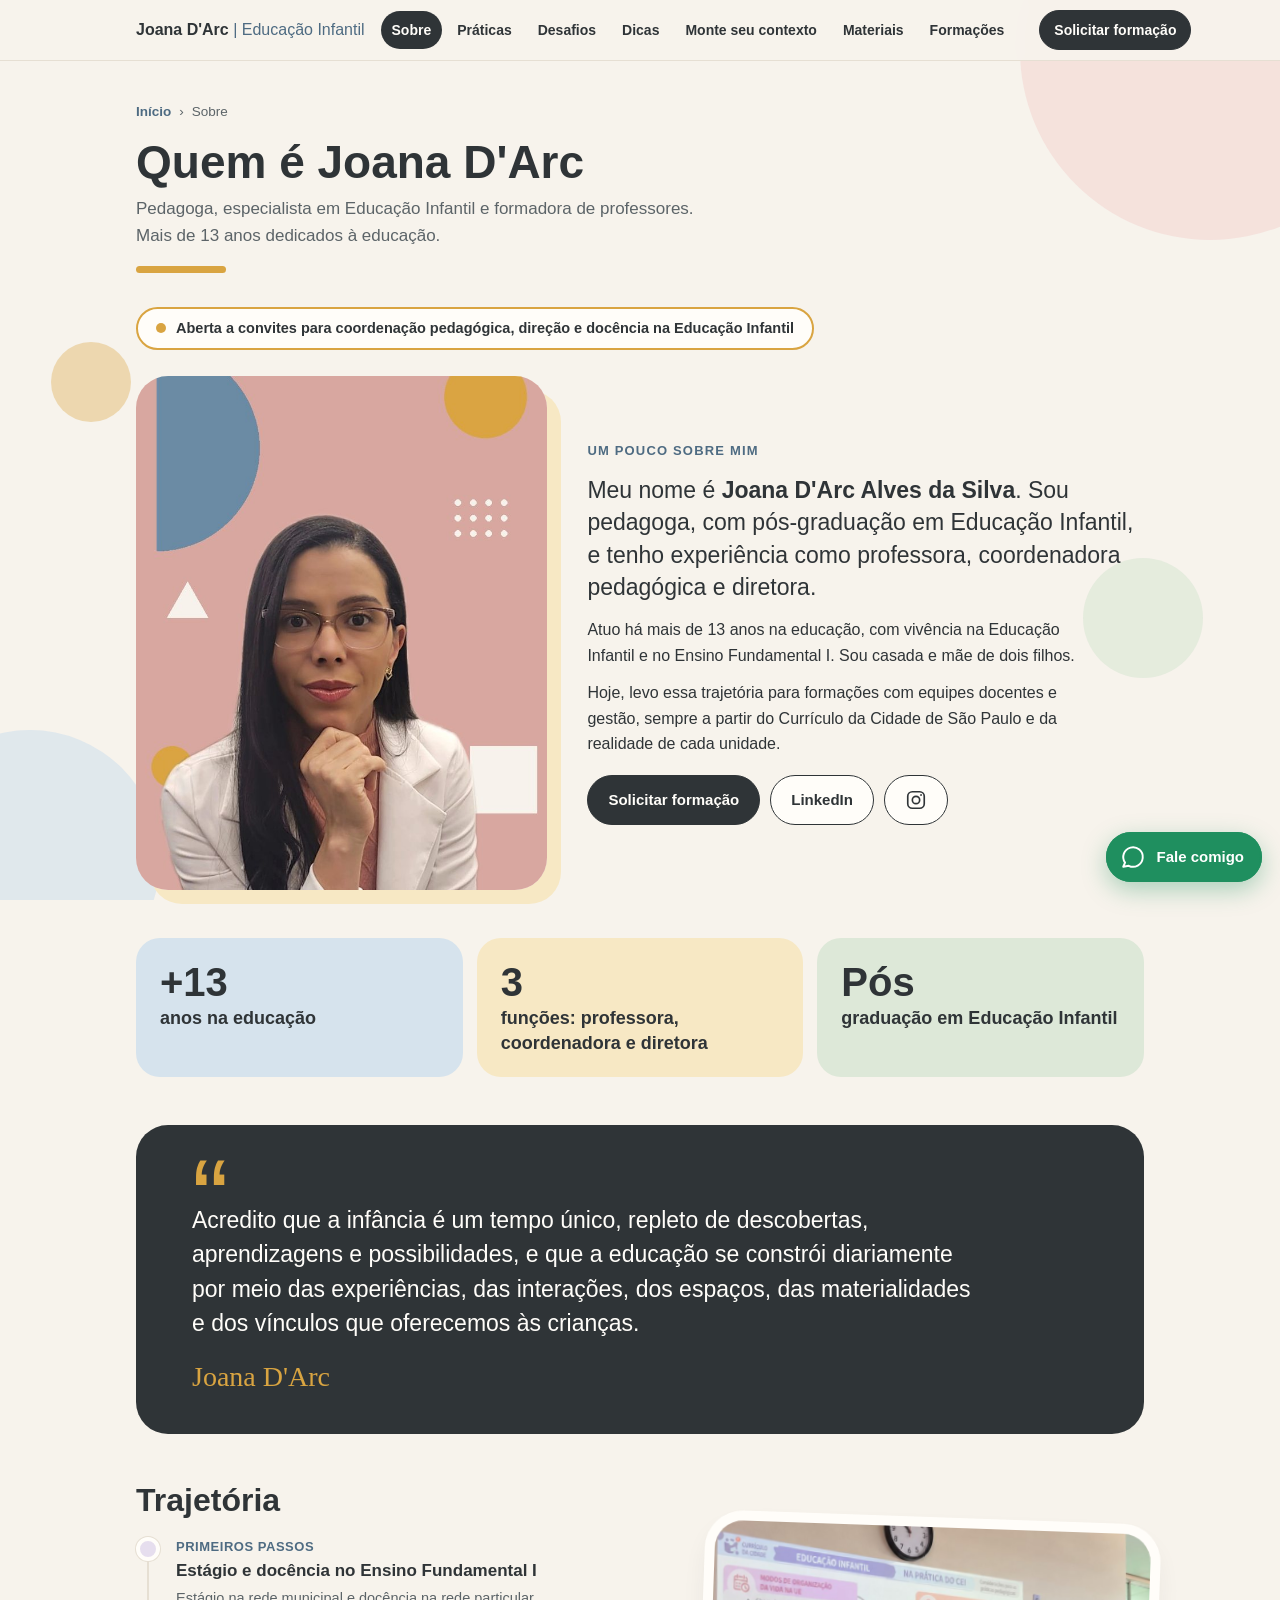
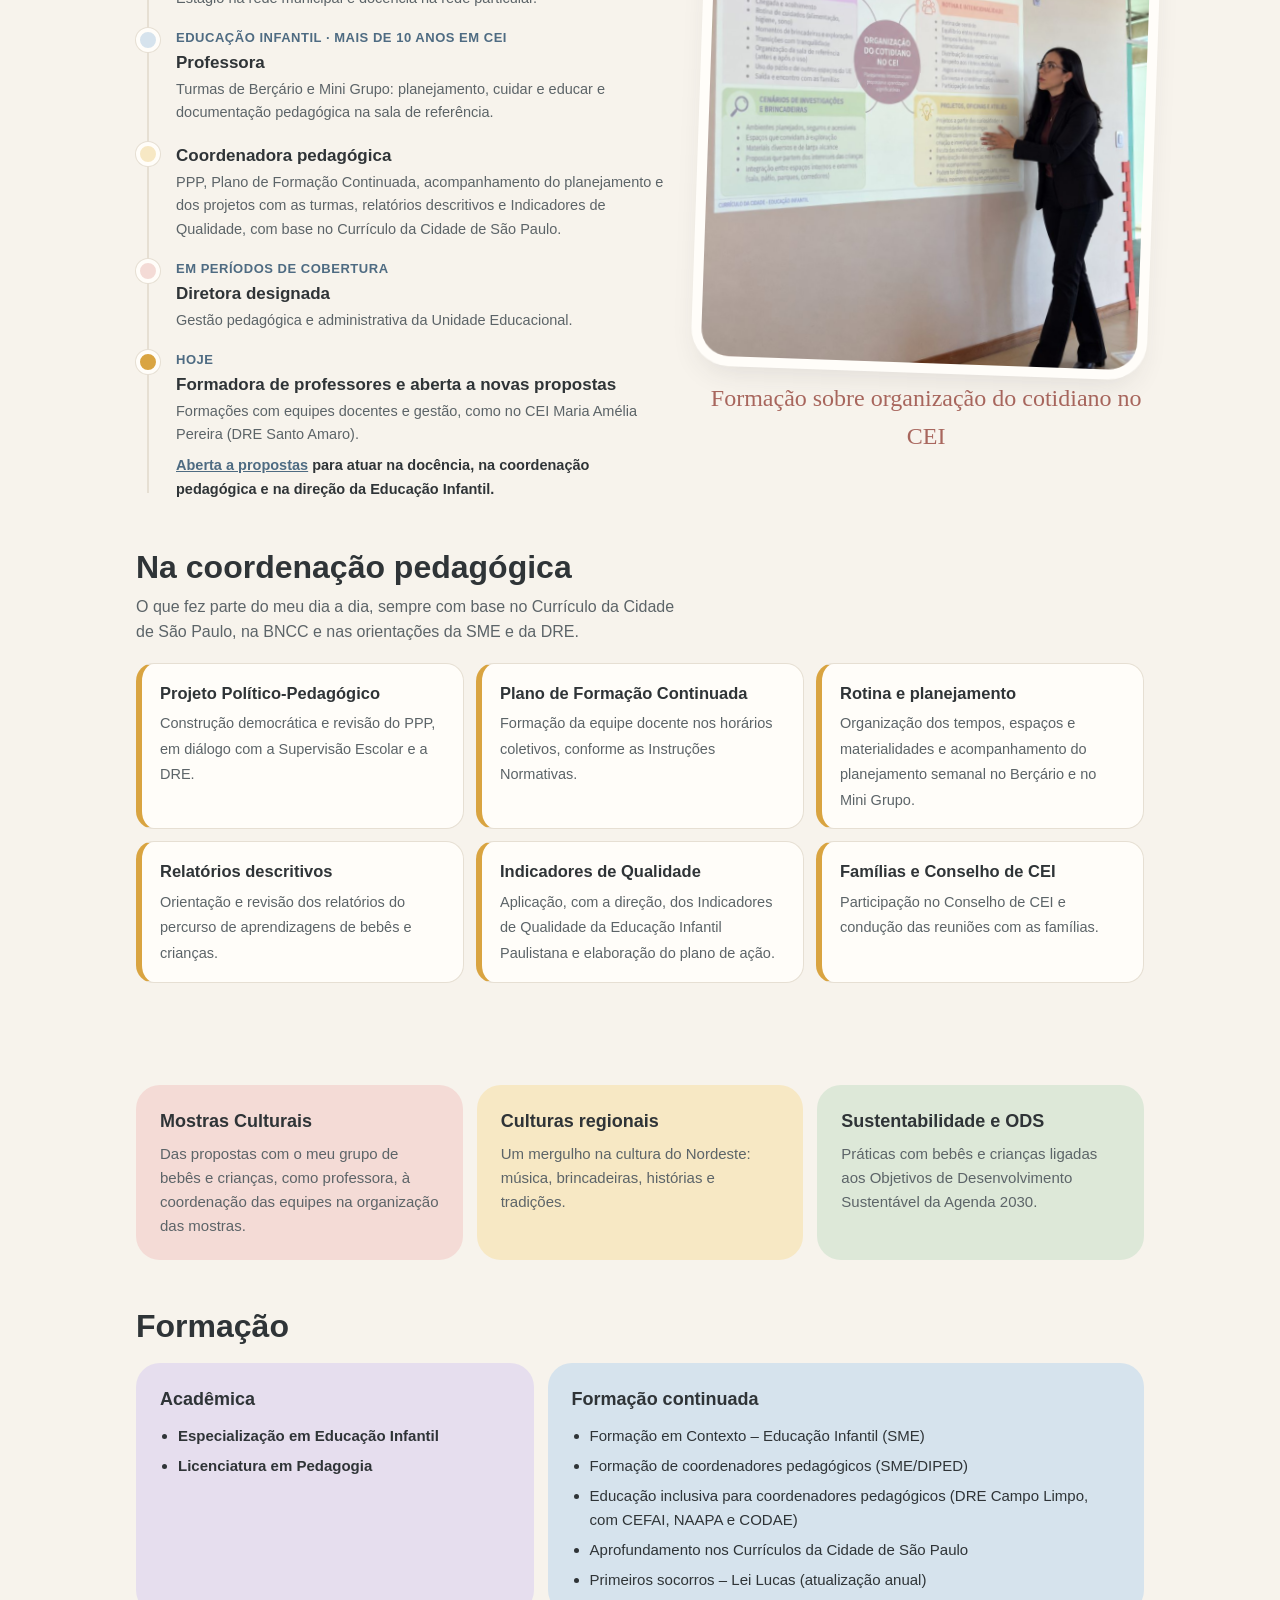
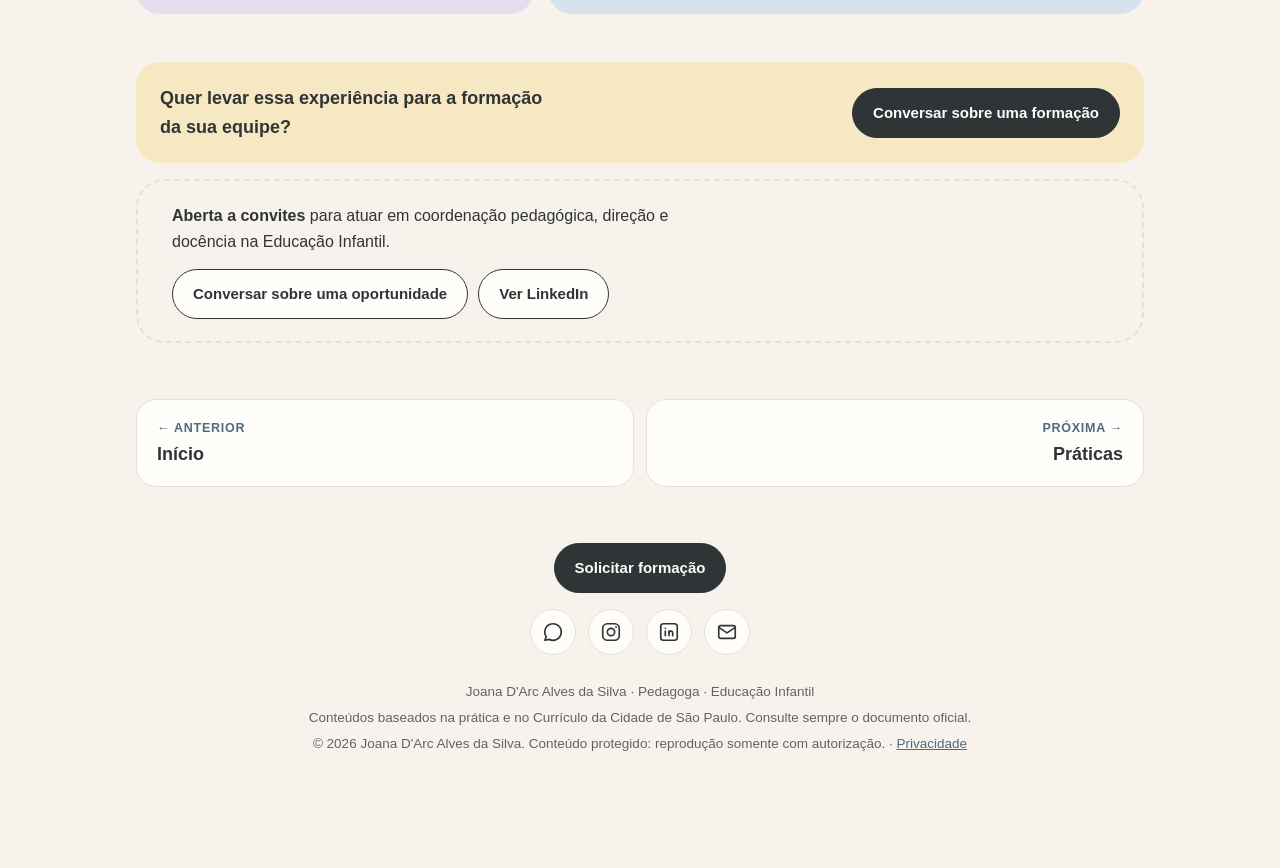
<file: sobre.html>
<!doctype html>
<html lang="pt-BR">
<head>
<meta charset="utf-8">
<meta name="viewport" content="width=device-width, initial-scale=1, viewport-fit=cover">
<meta http-equiv="Content-Security-Policy" content="default-src 'self'; script-src 'self' https://static.cloudflareinsights.com; style-src 'self' 'unsafe-inline' https://fonts.googleapis.com; font-src https://fonts.gstatic.com; img-src 'self' data:; connect-src 'self' https://cloudflareinsights.com; object-src 'none'; base-uri 'self'; form-action 'self'; upgrade-insecure-requests">
<meta name="referrer" content="strict-origin-when-cross-origin">
<title>Sobre | Joana D'Arc</title>
<meta name="description" content="Conheça Joana D'Arc Alves da Silva, pedagoga com mais de 13 anos na educação, especialista em Educação Infantil e formadora de professores.">
<meta property="og:title" content="Sobre | Joana D'Arc">
<meta property="og:description" content="Conheça Joana D'Arc Alves da Silva, pedagoga com mais de 13 anos na educação, especialista em Educação Infantil e formadora de professores.">
<meta property="og:image" content="https://joanadarcpedagoga.com.br/assets/joana.jpg">
<link rel="icon" href="/favicon.ico" sizes="48x48">
<link rel="icon" type="image/png" sizes="192x192" href="/assets/favicon-192.png">
<link rel="apple-touch-icon" href="/assets/apple-touch-icon.png">
<link rel="preconnect" href="https://fonts.googleapis.com">
<link rel="preconnect" href="https://fonts.gstatic.com" crossorigin>
<link href="https://fonts.googleapis.com/css2?family=Poppins:wght@500;600&family=Montserrat:wght@400;500;600&family=Caveat:wght@600&display=swap" rel="stylesheet">
<link rel="stylesheet" href="/assets/style.css">
<script src="/assets/js-flag.js"></script>
<script type="module" src="https://static.cloudflareinsights.com/beacon.min.js" data-cf-beacon='{"token": "7b4a17f3c0854bb788a353530ce2206b"}'></script>
</head>
<body>
<a class="pular" href="#conteudo">Pular para o conteúdo</a>
<div class="formas" aria-hidden="true"><span class="a"></span><span class="b"></span><span class="c"></span><span class="d"></span></div>
<header class="topo">
  <div class="wrap">
    <a class="marca" href="/">Joana D'Arc <span>| Educação Infantil</span></a>
    <button class="menu-btn" type="button" aria-expanded="false" aria-controls="menu-principal"><span class="barras" aria-hidden="true"><i></i><i></i><i></i></span> Menu</button>
    <nav class="menu" id="menu-principal" aria-label="Páginas">
      <a href="/sobre" aria-current="page">Sobre</a>
      <a href="/praticas">Práticas</a>
      <a href="/desafios">Desafios</a>
      <a href="/dicas">Dicas</a>
      <a href="/monte-seu-contexto">Monte seu contexto</a>
      <a href="/materiais">Materiais</a>
      <a href="/formacoes">Formações</a>
    </nav>
    <a class="btn cheio cta-topo" href="/formacoes#proposta">Solicitar formação</a>
  </div>
</header>
<main class="wrap pagina-entra" id="conteudo">
  <div class="pagina-topo">
    <nav class="trilha" aria-label="Você está em"><a href="/">Início</a><span aria-hidden="true">›</span><span>Sobre</span></nav>
    <h1>Quem é Joana D'Arc</h1>
    <p class="lead">Pedagoga, especialista em Educação Infantil e formadora de professores. Mais de 13 anos dedicados à educação.</p>
    <span class="sublinha"></span>
  </div>
  <div class="conteudo">

    <a class="selo-convite" href="https://wa.me/5511983234251?text=Ol%C3%A1%2C%20Joana!%20Vi%20seu%20site%20e%20gostaria%20de%20conversar%20sobre%20uma%20oportunidade%20de%20trabalho." target="_blank" rel="noopener"><span aria-hidden="true"></span>Aberta a convites para coordenação pedagógica, direção e docência na Educação Infantil</a>
    <div class="sobre">
      <figure class="sobre-foto revela">
        <img src="/assets/joana-retrato.jpg" width="720" height="900" alt="Joana D'Arc de blazer branco, com a mão no queixo, sobre fundo rosa com formas coloridas">
      </figure>
      <div class="sobre-texto revela">
        <p class="eyebrow">Um pouco sobre mim</p>
        <p class="grande">Meu nome é <strong>Joana D'Arc Alves da Silva</strong>. Sou pedagoga, com pós-graduação em Educação Infantil, e tenho experiência como professora, coordenadora pedagógica e diretora.</p>
        <p>Atuo há mais de 13 anos na educação, com vivência na Educação Infantil e no Ensino Fundamental I. Sou casada e mãe de dois filhos.</p>
        <p>Hoje, levo essa trajetória para formações com equipes docentes e gestão, sempre a partir do Currículo da Cidade de São Paulo e da realidade de cada unidade.</p>
        <div class="acoes" style="margin-top:18px">
          <a class="btn cheio" href="/formacoes#proposta">Solicitar formação</a>
          <a class="btn" href="https://www.linkedin.com/in/joana-d-arc-silva-947015441/" target="_blank" rel="noopener">LinkedIn</a>
          <a class="btn" href="https://www.instagram.com/joanadarcpedagoga/" target="_blank" rel="noopener" aria-label="Instagram @joanadarcpedagoga" title="@joanadarcpedagoga"><svg class="ig-ico" viewBox="0 0 24 24" width="22" height="22" fill="none" stroke="currentColor" stroke-width="1.8" stroke-linecap="round" stroke-linejoin="round" aria-hidden="true"><rect x="3" y="3" width="18" height="18" rx="5"/><circle cx="12" cy="12" r="4"/><circle cx="17.5" cy="6.5" r="1" fill="currentColor" stroke="none"/></svg></a>
        </div>
      </div>
    </div>

    <div class="numeros">
      <div class="numero revela" style="background:var(--c-azul)"><strong>+13</strong><span>anos na educação</span></div>
      <div class="numero revela" style="background:var(--c-amarelo)"><strong>3</strong><span>funções: professora, coordenadora e diretora</span></div>
      <div class="numero revela" style="background:var(--c-salvia)"><strong>Pós</strong><span>graduação em Educação Infantil</span></div>
    </div>

    <blockquote class="crenca revela">
      <p>Acredito que a infância é um tempo único, repleto de descobertas, aprendizagens e possibilidades, e que a educação se constrói diariamente por meio das experiências, das interações, dos espaços, das materialidades e dos vínculos que oferecemos às crianças.</p>
      <cite>Joana D'Arc</cite>
    </blockquote>

    <div class="trajetoria">
      <div class="revela">
        <h2>Trajetória</h2>
        <ol class="linha-tempo">
          <li><span class="ponto" style="background:var(--c-lavanda)"></span><div><span class="ano">Primeiros passos</span><strong>Estágio e docência no Ensino Fundamental I</strong><p>Estágio na rede municipal e docência na rede particular.</p></div></li>
          <li><span class="ponto" style="background:var(--c-azul)"></span><div><span class="ano">Educação Infantil · mais de 10 anos em CEI</span><strong>Professora</strong><p>Turmas de Berçário e Mini Grupo: planejamento, cuidar e educar e documentação pedagógica na sala de referência.</p></div></li>
          <li><span class="ponto" style="background:var(--c-amarelo)"></span><div><strong>Coordenadora pedagógica</strong><p>PPP, Plano de Formação Continuada, acompanhamento do planejamento e dos projetos com as turmas, relatórios descritivos e Indicadores de Qualidade, com base no Currículo da Cidade de São Paulo.</p></div></li>
          <li><span class="ponto" style="background:var(--c-rosa)"></span><div><span class="ano">Em períodos de cobertura</span><strong>Diretora designada</strong><p>Gestão pedagógica e administrativa da Unidade Educacional.</p></div></li>
          <li><span class="ponto" style="background:var(--mostarda)"></span><div><span class="ano">Hoje</span><strong>Formadora de professores e aberta a novas propostas</strong><p>Formações com equipes docentes e gestão, como no CEI Maria Amélia Pereira (DRE Santo Amaro).</p><p class="hoje-convite"><a href="#convite">Aberta a propostas</a> para atuar na docência, na coordenação pedagógica e na direção da Educação Infantil.</p></div></li>
        </ol>
      </div>
      <figure class="sobre-foto2 revela">
        <img src="/assets/joana-formacao.jpg" width="900" height="900" alt="Joana conduzindo uma formação, apontando para um slide sobre organização do cotidiano no CEI">
        <figcaption>Formação sobre organização do cotidiano no CEI</figcaption>
      </figure>
    </div>

    <section class="coord">
      <h2 class="revela">Na coordenação pedagógica</h2>
      <p class="coord-intro revela">O que fez parte do meu dia a dia, sempre com base no Currículo da Cidade de São Paulo, na BNCC e nas orientações da SME e da DRE.</p>
      <ul class="coord-lista">
        <li class="revela"><strong>Projeto Político-Pedagógico</strong><span>Construção democrática e revisão do PPP, em diálogo com a Supervisão Escolar e a DRE.</span></li>
        <li class="revela"><strong>Plano de Formação Continuada</strong><span>Formação da equipe docente nos horários coletivos, conforme as Instruções Normativas.</span></li>
        <li class="revela"><strong>Rotina e planejamento</strong><span>Organização dos tempos, espaços e materialidades e acompanhamento do planejamento semanal no Berçário e no Mini Grupo.</span></li>
        <li class="revela"><strong>Relatórios descritivos</strong><span>Orientação e revisão dos relatórios do percurso de aprendizagens de bebês e crianças.</span></li>
        <li class="revela"><strong>Indicadores de Qualidade</strong><span>Aplicação, com a direção, dos Indicadores de Qualidade da Educação Infantil Paulistana e elaboração do plano de ação.</span></li>
        <li class="revela"><strong>Famílias e Conselho de CEI</strong><span>Participação no Conselho de CEI e condução das reuniões com as famílias.</span></li>
      </ul>
    </section>

    <section class="projetos">
      <h2 class="revela">Projetos que coordenei</h2>
      <div class="projetos-grade">
        <div class="projeto revela" style="background:var(--c-rosa)"><strong>Mostras Culturais</strong><p>Das propostas com o meu grupo de bebês e crianças, como professora, à coordenação das equipes na organização das mostras.</p></div>
        <div class="projeto revela" style="background:var(--c-amarelo)"><strong>Culturas regionais</strong><p>Um mergulho na cultura do Nordeste: música, brincadeiras, histórias e tradições.</p></div>
        <div class="projeto revela" style="background:var(--c-salvia)"><strong>Sustentabilidade e ODS</strong><p>Práticas com bebês e crianças ligadas aos Objetivos de Desenvolvimento Sustentável da Agenda 2030.</p></div>
      </div>
    </section>


    <section class="formacao">
      <h2 class="revela">Formação</h2>
      <div class="formacao-grade">
        <div class="revela">
          <h3>Acadêmica</h3>
          <ul>
            <li><strong>Especialização em Educação Infantil</strong></li>
            <li><strong>Licenciatura em Pedagogia</strong></li>
          </ul>
        </div>
        <div class="revela">
          <h3>Formação continuada</h3>
          <ul>
            <li>Formação em Contexto – Educação Infantil (SME)</li>
            <li>Formação de coordenadores pedagógicos (SME/DIPED)</li>
            <li>Educação inclusiva para coordenadores pedagógicos (DRE Campo Limpo, com CEFAI, NAAPA e CODAE)</li>
            <li>Aprofundamento nos Currículos da Cidade de São Paulo</li>
            <li>Primeiros socorros – Lei Lucas (atualização anual)</li>
          </ul>
        </div>
      </div>
    </section>

    <div class="chamada revela">
      <p>Quer levar essa experiência para a formação da sua equipe?</p>
      <a class="btn cheio" href="/formacoes#proposta">Conversar sobre uma formação</a>
    </div>

    <div class="convite revela" id="convite">
      <p><strong>Aberta a convites</strong> para atuar em coordenação pedagógica, direção e docência na Educação Infantil.</p>
      <div class="acoes" style="gap:10px">
        <a class="btn" href="https://wa.me/5511983234251?text=Ol%C3%A1%2C%20Joana!%20Vi%20seu%20site%20e%20gostaria%20de%20conversar%20sobre%20uma%20oportunidade%20de%20trabalho." target="_blank" rel="noopener">Conversar sobre uma oportunidade</a>
        <a class="btn" href="https://www.linkedin.com/in/joana-d-arc-silva-947015441/" target="_blank" rel="noopener">Ver LinkedIn</a>
      </div>
    </div>

  </div>
<nav class="proximo" aria-label="Continue navegando">
  <a href="/"><small>← Anterior</small><strong>Início</strong></a>
  <a href="/praticas" class="dir"><small>Próxima →</small><strong>Práticas</strong></a>
</nav>
</main>

<a class="zap" id="zap-flutuante" href="#" target="_blank" rel="noopener" aria-label="Falar com a Joana no WhatsApp">
  <svg viewBox="0 0 24 24" fill="none" stroke="currentColor" stroke-width="1.8" stroke-linecap="round" stroke-linejoin="round" aria-hidden="true"><path d="M3 21l1.65-3.8a9 9 0 1 1 3.4 2.9L3 21"/></svg>
  <span id="zap-rotulo">Fale comigo</span>
</a>

<footer>
  <div class="rodape-contatos">
    <a class="btn cheio" href="/formacoes#proposta">Solicitar formação</a>
    <div class="redes">
      <a class="rede" href="https://wa.me/5511983234251" target="_blank" rel="noopener" aria-label="WhatsApp" title="WhatsApp"><svg viewBox="0 0 24 24" width="22" height="22" fill="none" stroke="currentColor" stroke-width="1.8" stroke-linecap="round" stroke-linejoin="round" aria-hidden="true"><path d="M3 21l1.65-3.8a9 9 0 1 1 3.4 2.9L3 21"/></svg></a>
      <a class="rede" href="https://www.instagram.com/joanadarcpedagoga/" target="_blank" rel="noopener" aria-label="Instagram @joanadarcpedagoga" title="@joanadarcpedagoga"><svg class="ig-ico" viewBox="0 0 24 24" width="22" height="22" fill="none" stroke="currentColor" stroke-width="1.8" stroke-linecap="round" stroke-linejoin="round" aria-hidden="true"><rect x="3" y="3" width="18" height="18" rx="5"/><circle cx="12" cy="12" r="4"/><circle cx="17.5" cy="6.5" r="1" fill="currentColor" stroke="none"/></svg></a>
      <a class="rede" href="https://www.linkedin.com/in/joana-d-arc-silva-947015441/" target="_blank" rel="noopener" aria-label="LinkedIn" title="LinkedIn"><svg viewBox="0 0 24 24" width="22" height="22" fill="none" stroke="currentColor" stroke-width="1.8" stroke-linecap="round" stroke-linejoin="round" aria-hidden="true"><rect x="3" y="3" width="18" height="18" rx="3"/><path d="M8 11v5"/><path d="M8 8v.01"/><path d="M12 16v-5"/><path d="M16 16v-3a2 2 0 1 0-4 0"/></svg></a>
      <a class="rede" href="mailto:pedagogajoanadarcsilva@gmail.com" aria-label="E-mail" title="pedagogajoanadarcsilva@gmail.com"><svg viewBox="0 0 24 24" width="22" height="22" fill="none" stroke="currentColor" stroke-width="1.8" stroke-linecap="round" stroke-linejoin="round" aria-hidden="true"><rect x="3" y="5" width="18" height="14" rx="2"/><path d="M3 7l9 6 9-6"/></svg></a>
    </div>
  </div>
  <p>Joana D'Arc Alves da Silva · Pedagoga · Educação Infantil</p>
  <p>Conteúdos baseados na prática e no Currículo da Cidade de São Paulo. Consulte sempre o documento oficial.</p>
  <p>© 2026 Joana D'Arc Alves da Silva. Conteúdo protegido: reprodução somente com autorização. · <a href="/privacidade">Privacidade</a></p>
</footer>
<script src="/assets/app.js"></script>
</body>
</html>
</file>
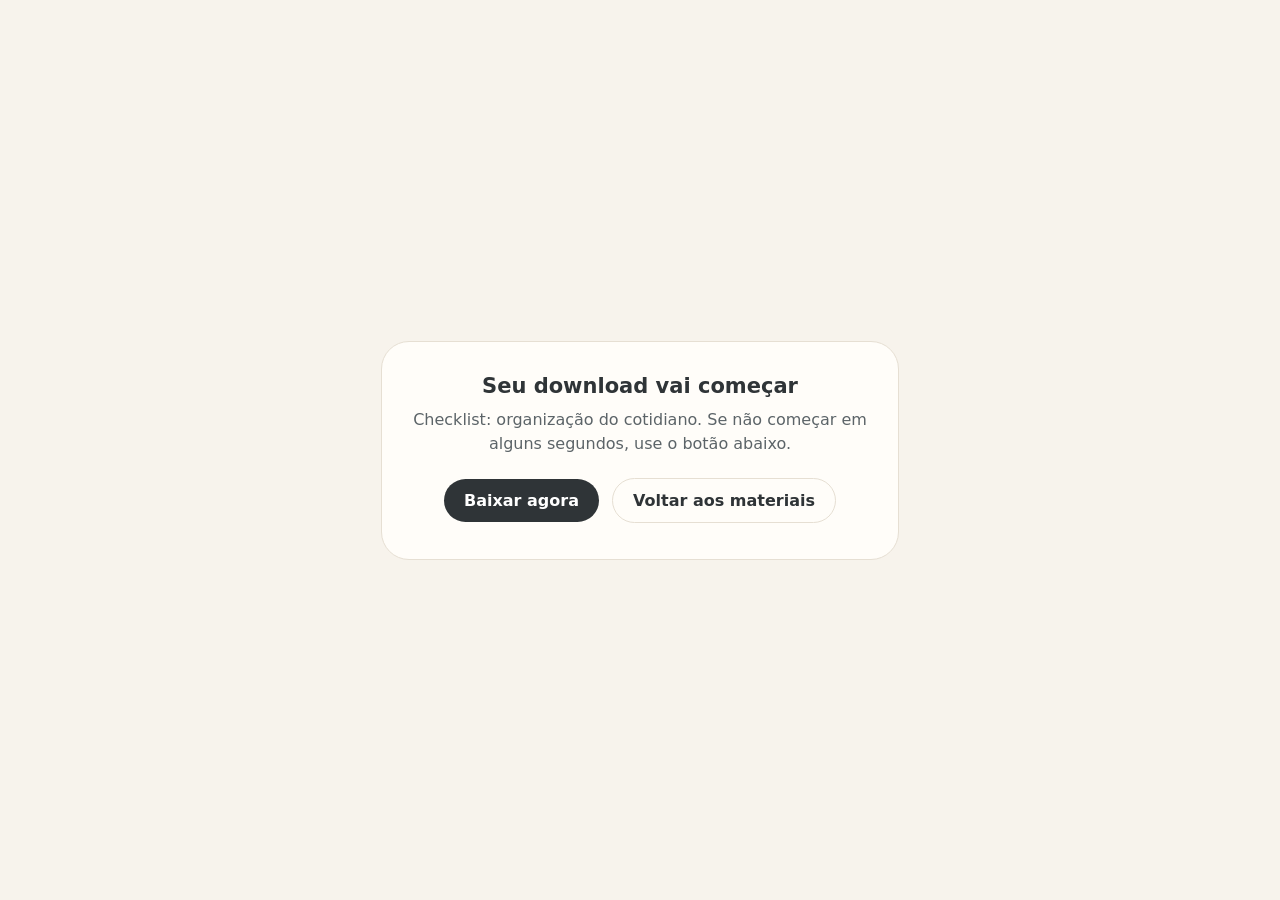
<file: baixar/checklist.html>
<!doctype html>
<html lang="pt-BR"><head><meta charset="utf-8"><meta name="viewport" content="width=device-width, initial-scale=1">
<meta http-equiv="Content-Security-Policy" content="default-src 'self'; script-src 'self' https://static.cloudflareinsights.com; style-src 'self' 'unsafe-inline' https://fonts.googleapis.com; font-src https://fonts.gstatic.com; img-src 'self' data:; connect-src 'self' https://cloudflareinsights.com; object-src 'none'; base-uri 'self'; form-action 'self'; upgrade-insecure-requests">
<meta name="referrer" content="strict-origin-when-cross-origin"><meta name="robots" content="noindex">
<title>Baixando: Checklist: organização do cotidiano | Joana D'Arc</title>
<script type="module" src="https://static.cloudflareinsights.com/beacon.min.js" data-cf-beacon='{"token": "7b4a17f3c0854bb788a353530ce2206b"}'></script>
<script src="/assets/baixar.js" defer></script>
<style>body{margin:0;min-height:100vh;display:grid;place-items:center;background:#F7F3EC;color:#2F3437;font-family:system-ui,-apple-system,"Segoe UI",sans-serif;padding:24px;box-sizing:border-box}
.c{max-width:460px;background:#FFFDF9;border:1px solid #E6DFD3;border-radius:28px;padding:32px 28px;text-align:center}
h1{font-size:21px;margin:0 0 10px}p{margin:0 0 18px;line-height:1.5;color:#5C6468}
a{display:inline-block;margin:4px;padding:12px 20px;border-radius:999px;text-decoration:none;font-weight:600}
.b1{background:#2F3437;color:#fff}.b2{border:1.5px solid #E6DFD3;color:#2F3437}</style>
</head><body><main class="c" id="baixar" data-pdf="/arquivos/checklist-organizacao-do-cotidiano.pdf">
<h1>Seu download vai começar</h1>
<p>Checklist: organização do cotidiano. Se não começar em alguns segundos, use o botão abaixo.</p>
<a class="b1" href="/arquivos/checklist-organizacao-do-cotidiano.pdf" download>Baixar agora</a>
<a class="b2" href="/materiais">Voltar aos materiais</a>
</main></body></html>
</file>
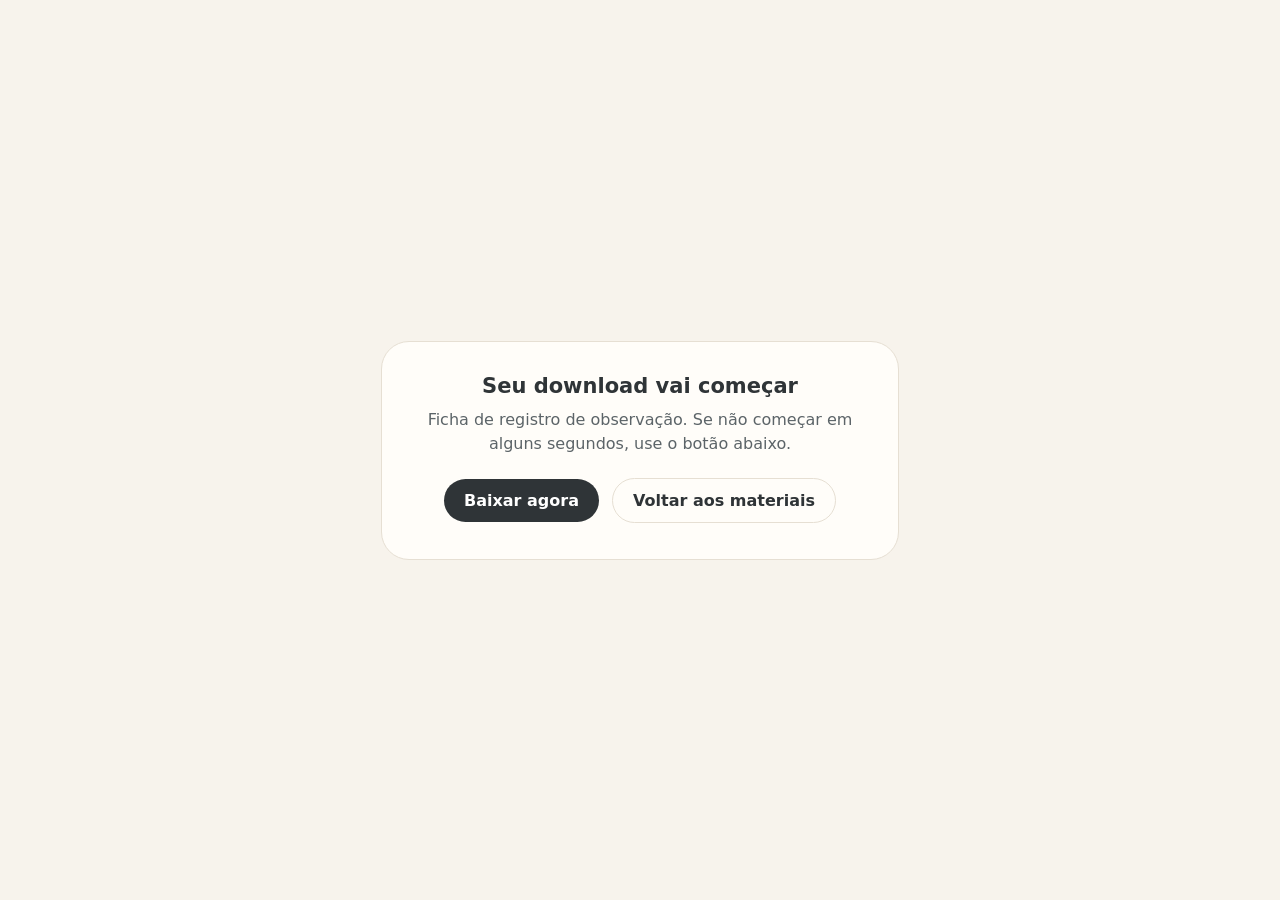
<file: baixar/ficha.html>
<!doctype html>
<html lang="pt-BR"><head><meta charset="utf-8"><meta name="viewport" content="width=device-width, initial-scale=1">
<meta http-equiv="Content-Security-Policy" content="default-src 'self'; script-src 'self' https://static.cloudflareinsights.com; style-src 'self' 'unsafe-inline' https://fonts.googleapis.com; font-src https://fonts.gstatic.com; img-src 'self' data:; connect-src 'self' https://cloudflareinsights.com; object-src 'none'; base-uri 'self'; form-action 'self'; upgrade-insecure-requests">
<meta name="referrer" content="strict-origin-when-cross-origin"><meta name="robots" content="noindex">
<title>Baixando: Ficha de registro de observação | Joana D'Arc</title>
<script type="module" src="https://static.cloudflareinsights.com/beacon.min.js" data-cf-beacon='{"token": "7b4a17f3c0854bb788a353530ce2206b"}'></script>
<script src="/assets/baixar.js" defer></script>
<style>body{margin:0;min-height:100vh;display:grid;place-items:center;background:#F7F3EC;color:#2F3437;font-family:system-ui,-apple-system,"Segoe UI",sans-serif;padding:24px;box-sizing:border-box}
.c{max-width:460px;background:#FFFDF9;border:1px solid #E6DFD3;border-radius:28px;padding:32px 28px;text-align:center}
h1{font-size:21px;margin:0 0 10px}p{margin:0 0 18px;line-height:1.5;color:#5C6468}
a{display:inline-block;margin:4px;padding:12px 20px;border-radius:999px;text-decoration:none;font-weight:600}
.b1{background:#2F3437;color:#fff}.b2{border:1.5px solid #E6DFD3;color:#2F3437}</style>
</head><body><main class="c" id="baixar" data-pdf="/arquivos/ficha-de-registro-de-observacao.pdf">
<h1>Seu download vai começar</h1>
<p>Ficha de registro de observação. Se não começar em alguns segundos, use o botão abaixo.</p>
<a class="b1" href="/arquivos/ficha-de-registro-de-observacao.pdf" download>Baixar agora</a>
<a class="b2" href="/materiais">Voltar aos materiais</a>
</main></body></html>
</file>
<file: assets/style.css>
:root{
    --creme:#F7F3EC; --papel:#FFFDF9; --grafite:#2F3437; --suave:#5C6468; --linha:#E6DFD3;
    --azul:#6B8BA4; --azul-escuro:#4E6B82; --mostarda:#D9A441; --rosa:#D8A7A0; --argila:#A8665D;
    --c-azul:#D6E3ED; --c-amarelo:#F7E8C4; --c-rosa:#F4DBD6; --c-salvia:#DDE8D8; --c-lavanda:#E6DEEE;
    --titulo:Poppins,Montserrat,"Segoe UI",Arial,sans-serif;
  }
  *{box-sizing:border-box}
  html{-webkit-text-size-adjust:100%;scroll-behavior:smooth}
  body{margin:0;background:var(--creme);color:var(--grafite);font-family:Montserrat,"Segoe UI",Arial,sans-serif;font-size:16px;line-height:1.6}
  a{color:var(--azul-escuro)}
  .wrap{max-width:1040px;margin:0 auto;padding-inline:16px}

  /* navegação */
  .topo{position:sticky;top:0;z-index:10;background:rgba(247,243,236,.94);backdrop-filter:blur(6px);border-bottom:1px solid var(--linha)}
  .topo .wrap{display:flex;align-items:center;gap:16px;min-height:60px}
  .marca{font-family:var(--titulo);font-weight:600;text-decoration:none;color:var(--grafite);white-space:nowrap}
  .marca span{color:var(--azul-escuro);font-weight:500}
  .menu{display:flex;gap:4px;overflow-x:auto;margin-left:auto;scrollbar-width:none}
  .menu::-webkit-scrollbar{display:none}
  .menu a{text-decoration:none;color:var(--grafite);font-weight:600;font-size:14px;padding:8px 12px;border-radius:999px;white-space:nowrap}
  .menu a:hover,.menu a:focus-visible{background:var(--c-amarelo)}
  @media (max-width:720px){.topo .wrap{flex-wrap:wrap;gap:4px;padding-block:8px}.menu{margin-left:0;width:100%}}

  /* início */
  .hero{padding-block:48px 24px;display:grid;grid-template-columns:auto 1fr;gap:36px;align-items:center}
  .foto{width:190px;height:190px;border-radius:50%;border:7px solid var(--mostarda);box-shadow:0 0 0 5px var(--papel);object-fit:cover}
  .eyebrow{font-weight:600;font-size:13px;letter-spacing:.09em;text-transform:uppercase;color:var(--azul-escuro);margin:0 0 6px}
  h1{font-family:var(--titulo);font-weight:600;font-size:clamp(30px,5vw,46px);line-height:1.1;margin:0 0 12px;text-wrap:balance}
  .hero p.lead{margin:0 0 8px;max-width:52ch;color:var(--suave);font-size:17px}
  .nota{font-family:Caveat,cursive;font-size:28px;color:var(--argila);margin:6px 0 18px}
  .acoes{display:flex;flex-wrap:wrap;gap:10px}
  .btn{display:inline-flex;align-items:center;gap:10px;text-decoration:none;font-weight:600;border-radius:999px;padding:12px 20px;border:1.5px solid var(--grafite);color:var(--grafite);background:var(--papel);transition:transform .15s ease, box-shadow .15s ease;cursor:pointer;font-family:inherit;font-size:15px}
  .btn:hover{transform:translateY(-2px);box-shadow:0 4px 0 var(--grafite)}
  .btn.cheio{background:var(--grafite);color:var(--papel)}
  .btn.cheio:hover{box-shadow:0 4px 0 var(--mostarda)}
  .btn:focus-visible,.menu a:focus-visible,summary:focus-visible{outline:3px solid var(--azul);outline-offset:3px}
  @media (max-width:720px){.hero{grid-template-columns:1fr;text-align:center;justify-items:center;gap:18px;padding-top:28px}.foto{width:150px;height:150px}.acoes{justify-content:center}.hero p.lead{margin-inline:auto}}

  .destaque{background:var(--grafite);color:var(--papel);border-radius:28px;padding:26px 28px;display:grid;grid-template-columns:auto 1fr;gap:20px;align-items:center;margin:14px 0 8px}
  .destaque .selo{font-family:Caveat,cursive;font-size:26px;color:var(--mostarda);line-height:1}
  .destaque h2{color:var(--papel);margin:0 0 4px;font-size:21px}
  .destaque p{margin:0;opacity:.88}
  @media (max-width:620px){.destaque{grid-template-columns:1fr}}

  /* seções */
  section.bloco{padding-block:56px 8px;scroll-margin-top:70px}
  .cab{display:flex;flex-wrap:wrap;align-items:end;justify-content:space-between;gap:10px 24px;margin-bottom:22px}
  h2{font-family:var(--titulo);font-weight:600;font-size:clamp(24px,3.4vw,32px);line-height:1.15;margin:0;text-wrap:balance}
  .cab p{margin:6px 0 0;color:var(--suave);max-width:60ch}
  .rabisco{font-family:Caveat,cursive;font-size:24px;color:var(--argila)}
  .sublinha{display:block;width:90px;height:7px;background:var(--mostarda);border-radius:4px;margin-top:10px}

  /* fichas de práticas */
  .filtros{display:flex;flex-wrap:wrap;gap:8px;margin-bottom:16px}
  .chip{border:1.5px solid var(--azul);background:transparent;color:var(--azul-escuro);border-radius:999px;padding:7px 14px;font-weight:600;font-size:14px;font-family:inherit;cursor:pointer}
  .chip[aria-pressed="true"]{background:var(--azul-escuro);border-color:var(--azul-escuro);color:#fff}
  .grade{display:grid;grid-template-columns:repeat(auto-fill,minmax(300px,1fr));gap:14px;align-items:start}
  details.ficha{background:var(--papel);border-radius:22px;border:1px solid var(--linha);overflow:hidden}
  details.ficha summary{list-style:none;cursor:pointer;padding:20px 22px 18px;position:relative}
  details.ficha summary::-webkit-details-marker{display:none}
  details.ficha summary::after{content:"+";position:absolute;right:20px;top:18px;width:30px;height:30px;border-radius:50%;background:var(--creme);display:grid;place-items:center;font-weight:600;font-size:18px}
  details.ficha[open] summary::after{content:"–"}
  .faixa{display:inline-block;font-size:12px;font-weight:600;letter-spacing:.04em;padding:4px 10px;border-radius:999px;margin-bottom:10px}
  .ficha h3{font-family:var(--titulo);font-weight:600;font-size:19px;margin:0 36px 4px 0;line-height:1.25}
  .ficha summary p{margin:0;color:var(--suave);font-size:14.5px}
  .corpo{padding:0 22px 20px;border-top:1px dashed var(--linha)}
  .corpo h4{font-family:var(--titulo);font-size:14px;font-weight:600;margin:16px 0 4px;color:var(--azul-escuro);text-transform:uppercase;letter-spacing:.05em}
  .corpo ul{margin:0;padding-left:18px}
  .corpo li{margin:2px 0}
  .corpo p{margin:0}
  .cuidado{background:var(--c-amarelo);border-radius:12px;padding:10px 12px;margin-top:14px;font-size:14px}

  /* desafios */
  .desafios{display:grid;grid-template-columns:repeat(auto-fit,minmax(230px,1fr));gap:14px}
  .desafio{border-radius:22px;padding:22px;display:flex;flex-direction:column;gap:8px}
  .desafio .num{font-family:var(--titulo);font-weight:600;font-size:40px;line-height:1;color:#fff}
  .desafio h3{font-family:var(--titulo);font-size:18px;margin:0}
  .desafio p{margin:0;font-size:15px}
  .desafio .pergunta{font-family:Caveat,cursive;font-size:22px;color:var(--argila);line-height:1.2;margin-top:auto;padding-top:6px}

  /* dicas */
  .dicas{display:grid;gap:12px}
  details.dica{background:var(--papel);border-radius:18px;border:1px solid var(--linha)}
  details.dica summary{list-style:none;cursor:pointer;padding:18px 22px;display:flex;gap:14px;align-items:center}
  details.dica summary::-webkit-details-marker{display:none}
  .dica .para{font-size:12px;font-weight:600;color:var(--azul-escuro);background:var(--c-azul);padding:4px 10px;border-radius:999px;white-space:nowrap}
  .dica h3{font-family:var(--titulo);font-size:17px;margin:0;font-weight:600;flex:1}
  .dica .seta{transition:transform .2s ease}
  details.dica[open] .seta{transform:rotate(90deg)}
  .dica .texto{padding:0 22px 20px;max-width:70ch}
  .dica ol{padding-left:20px;margin:0}
  .dica li{margin:6px 0}
  @media (max-width:560px){details.dica summary{flex-wrap:wrap}}

  /* ferramenta */
  .ferramenta{background:var(--papel);border-radius:28px;border:1px solid var(--linha);padding:26px;display:grid;grid-template-columns:minmax(0,340px) minmax(0,1fr);gap:28px}
  @media (max-width:800px){.ferramenta{grid-template-columns:1fr;padding:20px}}
  fieldset{border:0;margin:0 0 18px;padding:0}
  legend{font-family:var(--titulo);font-weight:600;font-size:15px;margin-bottom:8px;padding:0}
  .opcoes{display:flex;flex-wrap:wrap;gap:8px}
  .opcoes label{display:inline-flex;align-items:center;gap:6px;border:1.5px solid var(--linha);background:var(--creme);border-radius:999px;padding:6px 12px;font-size:14px;font-weight:500;cursor:pointer}
  .opcoes input{accent-color:var(--azul-escuro);margin:0}
  .opcoes label:has(input:checked){border-color:var(--azul-escuro);background:var(--c-azul)}
  .resultado{min-height:200px}
  .resultado .vazio{color:var(--suave)}
  .sugestao{border-radius:18px;padding:16px 18px;margin-bottom:12px;background:var(--creme)}
  .sugestao h3{font-family:var(--titulo);font-size:17px;margin:0 0 6px}
  .sugestao p{margin:4px 0;font-size:14.5px}
  .sugestao strong{color:var(--azul-escuro)}
  .aviso{font-size:13px;color:var(--suave);margin-top:6px}

  /* materiais */
  .materiais{display:grid;grid-template-columns:repeat(auto-fit,minmax(260px,1fr));gap:14px}
  .material{background:var(--papel);border-radius:22px;border:1px solid var(--linha);padding:22px;display:flex;flex-direction:column;gap:10px}
  .material .tag{align-self:start;font-size:12px;font-weight:600;background:var(--c-rosa);padding:4px 10px;border-radius:999px}
  .material h3{font-family:var(--titulo);font-size:18px;margin:0}
  .material p{margin:0;color:var(--suave);font-size:14.5px;flex:1}

  /* formações */
  .formacoes{display:grid;grid-template-columns:minmax(0,1.3fr) minmax(0,1fr);gap:16px}
  @media (max-width:800px){.formacoes{grid-template-columns:1fr}}
  .cartao{background:var(--papel);border-radius:24px;border:1px solid var(--linha);padding:24px}
  .temas{list-style:none;margin:0;padding:0;display:grid;gap:10px}
  .temas li{border-radius:16px;padding:12px 16px;font-weight:600;font-size:15px}
  .temas li span{display:block;font-weight:400;font-size:13.5px;color:var(--suave)}
  .contato{background:var(--grafite);color:var(--papel);border-radius:24px;padding:26px;display:flex;flex-direction:column;gap:12px}
  .contato h3{font-family:var(--titulo);font-size:22px;margin:0}
  .contato p{margin:0;opacity:.9}
  .contato .btn{justify-content:center}
  .contato .btn.claro{background:var(--papel);color:var(--grafite);border-color:var(--papel)}
  .contato .dado{font-size:14px;opacity:.85}


  /* fundo animado */
  .formas{position:fixed;inset:0;z-index:-1;overflow:hidden;pointer-events:none}
  .formas span{position:absolute;border-radius:50%;opacity:.7;animation:flutua 18s ease-in-out infinite alternate}
  .formas .a{width:380px;height:380px;background:var(--c-rosa);top:-140px;right:-120px}
  .formas .b{width:260px;height:260px;background:var(--c-azul);bottom:-90px;left:-100px;animation-duration:22s}
  .formas .c{width:80px;height:80px;background:var(--mostarda);top:38%;left:4%;opacity:.35;animation-duration:14s}
  .formas .d{width:120px;height:120px;background:var(--c-salvia);top:62%;right:6%;animation-duration:20s}
  @keyframes flutua{from{transform:translate(0,0) scale(1)}to{transform:translate(24px,-30px) scale(1.06)}}
  .topo.rolou{box-shadow:0 6px 18px rgba(47,52,55,.08)}
  .topo .cta-topo{margin-left:8px;padding:8px 14px;font-size:14px;white-space:nowrap;flex:none}
  @media (max-width:720px){.topo .cta-topo{display:none}}

  /* surgir ao rolar (só com JS ativo) */
  .js .revela{opacity:0;transform:translateY(22px);transition:opacity .7s ease, transform .7s ease}
  .js .revela.visivel{opacity:1;transform:none}

  /* fichas abrindo suave */
  details.ficha[open] .corpo, details.dica[open] .texto{animation:abre .35s ease}
  @keyframes abre{from{opacity:0;transform:translateY(-6px)}to{opacity:1;transform:none}}

  /* whatsapp flutuante */
  .zap{position:fixed;right:18px;bottom:calc(18px + env(safe-area-inset-bottom, 0px));z-index:20;display:flex;align-items:center;gap:10px;background:#1F8F5F;color:#fff;text-decoration:none;font-weight:600;font-size:15px;padding:12px 18px 12px 14px;border-radius:999px;box-shadow:0 8px 24px rgba(31,143,95,.35)}
  .zap svg{width:26px;height:26px}
  .zap::before{content:"";position:absolute;inset:0;border-radius:inherit;border:2px solid #1F8F5F;animation:pulsa 2.4s ease-out infinite}
  @keyframes pulsa{from{transform:scale(1);opacity:.7}to{transform:scale(1.25);opacity:0}}
  .zap:focus-visible{outline:3px solid var(--mostarda);outline-offset:3px}
  @media (max-width:520px){.zap span{display:none}.zap{padding:14px}}

  /* chamadas intermediárias */
  .chamada{margin-top:28px;border-radius:24px;background:var(--c-amarelo);padding:22px 24px;display:flex;flex-wrap:wrap;align-items:center;justify-content:space-between;gap:14px}
  .chamada p{margin:0;font-family:var(--titulo);font-weight:600;font-size:18px;max-width:40ch}
  .chamada.rosa{background:var(--c-rosa)}

  /* como funciona */
  .passos{display:grid;grid-template-columns:repeat(auto-fit,minmax(220px,1fr));gap:14px;margin-bottom:18px}
  .passo{background:var(--papel);border:1px solid var(--linha);border-radius:22px;padding:22px;position:relative}
  .passo .n{width:44px;height:44px;border-radius:50%;background:var(--mostarda);color:var(--grafite);font-family:var(--titulo);font-weight:600;display:grid;place-items:center;font-size:18px;margin-bottom:10px}
  .passo h3{font-family:var(--titulo);font-size:18px;margin:0 0 4px}
  .passo p{margin:0;color:var(--suave);font-size:14.5px}

  /* formulário */
  .form-proposta{display:grid;gap:12px}
  .form-proposta .linha2{display:grid;grid-template-columns:1fr 1fr;gap:12px}
  @media (max-width:560px){.form-proposta .linha2{grid-template-columns:1fr}}
  .campo{display:flex;flex-direction:column;gap:4px}
  .campo label{font-size:13.5px;font-weight:600;color:var(--papel)}
  .campo input,.campo select,.campo textarea{font:inherit;font-size:15px;border-radius:12px;border:1.5px solid transparent;padding:11px 12px;background:var(--papel);color:var(--grafite);width:100%}
  .campo textarea{min-height:80px;resize:vertical}
  .campo input:focus,.campo select:focus,.campo textarea:focus{outline:none;border-color:var(--mostarda)}
  .erro{color:#FFD9A8;font-size:13px;min-height:0}
  .contato .btn.zapbtn{background:#1F8F5F;border-color:#1F8F5F;color:#fff}
  .contato .alternativas{display:flex;flex-wrap:wrap;gap:8px;margin-top:4px}
  .contato .alternativas a{color:var(--papel);font-size:14px}
  .formacoes{grid-template-columns:minmax(0,1fr) minmax(0,1.15fr)}

  footer{padding-block:48px 36px;text-align:center;color:var(--suave);font-size:13.5px}
  footer p{margin:4px 0}

  @media (prefers-reduced-motion:reduce){html{scroll-behavior:auto}.btn,.dica .seta{transition:none}.btn:hover{transform:none}.formas span,.zap::before{animation:none}.js .revela{opacity:1;transform:none;transition:none}details.ficha[open] .corpo,details.dica[open] .texto{animation:none}}

  /* ===== multipágina ===== */
  .menu a[aria-current="page"]{background:var(--grafite);color:var(--papel)}
  .menu a[aria-current="page"]:hover{background:var(--grafite)}
  .menu-btn{display:none;margin-left:auto;background:var(--papel);border:1.5px solid var(--grafite);border-radius:999px;padding:8px 14px;font:inherit;font-weight:600;font-size:14px;color:var(--grafite);cursor:pointer;align-items:center;gap:8px}
  .menu-btn .barras{display:inline-grid;gap:3px}
  .menu-btn .barras i{display:block;width:16px;height:2px;background:currentColor;border-radius:2px;transition:transform .2s ease, opacity .2s ease}
  .topo.aberto .menu-btn .barras i:nth-child(1){transform:translateY(5px) rotate(45deg)}
  .topo.aberto .menu-btn .barras i:nth-child(2){opacity:0}
  .topo.aberto .menu-btn .barras i:nth-child(3){transform:translateY(-5px) rotate(-45deg)}
  @media (max-width:980px){
    .topo .wrap{flex-wrap:wrap;gap:8px;padding-block:10px}
    .menu-btn{display:inline-flex}
    .menu{display:none;width:100%;flex-direction:column;gap:4px;margin:4px 0 6px;overflow:visible}
    .topo.aberto .menu{display:flex}
    .menu a{font-size:16px;padding:12px 16px;border-radius:14px;background:var(--papel)}
    .topo .cta-topo{display:none}
  }
  @media (min-width:981px) and (max-width:1180px){.topo .cta-topo{display:none}}
  @media (min-width:981px){.menu{overflow:visible}.menu a{padding:8px 11px}}

  .pagina-topo{padding-block:40px 8px}
  .trilha{font-size:13.5px;color:var(--suave);margin:0 0 14px;display:flex;gap:8px;flex-wrap:wrap}
  .trilha a{color:var(--azul-escuro);text-decoration:none;font-weight:600}
  .trilha a:hover{text-decoration:underline}
  .pagina-topo h1{margin-bottom:8px}
  .pagina-topo .lead{margin:0;color:var(--suave);font-size:17px;max-width:62ch}
  .pagina-topo .sublinha{margin-top:16px}
  .conteudo{padding-block:26px 8px}

  .proximo{margin:48px 0 8px;display:grid;grid-template-columns:repeat(auto-fit,minmax(240px,1fr));gap:12px}
  .proximo a{display:flex;flex-direction:column;gap:2px;text-decoration:none;color:var(--grafite);background:var(--papel);border:1px solid var(--linha);border-radius:20px;padding:18px 20px;transition:transform .15s ease, box-shadow .15s ease}
  .proximo a:hover{transform:translateY(-2px);box-shadow:0 6px 0 var(--linha)}
  .proximo small{font-size:12.5px;font-weight:600;color:var(--azul-escuro);text-transform:uppercase;letter-spacing:.06em}
  .proximo strong{font-family:var(--titulo);font-size:18px}
  .proximo .dir{text-align:right}

  /* início: atalhos */
  .atalhos{display:grid;grid-template-columns:repeat(auto-fill,minmax(230px,1fr));gap:14px;margin-top:10px}
  .atalho{display:flex;flex-direction:column;gap:6px;text-decoration:none;color:var(--grafite);border-radius:24px;padding:22px;min-height:170px;position:relative;transition:transform .2s ease, box-shadow .2s ease}
  .atalho:hover{transform:translateY(-4px);box-shadow:0 10px 0 rgba(47,52,55,.08)}
  .atalho .ico{width:44px;height:44px;border-radius:50%;background:var(--papel);display:grid;place-items:center;margin-bottom:6px}
  .atalho .ico svg{width:22px;height:22px}
  .atalho h3{font-family:var(--titulo);font-size:19px;margin:0}
  .atalho p{margin:0;font-size:14.5px;color:var(--suave)}
  .atalho .ir{margin-top:auto;font-weight:600;font-size:14px;color:var(--azul-escuro)}
  .atalho:focus-visible{outline:3px solid var(--azul);outline-offset:3px}

  @media (max-width:800px){.formacoes{grid-template-columns:minmax(0,1fr)}}
  .pagina-entra{animation:entra .45s ease both}
  @keyframes entra{from{opacity:0;transform:translateY(10px)}to{opacity:1;transform:none}}
  @media (prefers-reduced-motion:reduce){.pagina-entra{animation:none}.atalho,.proximo a{transition:none}.atalho:hover,.proximo a:hover{transform:none}}

  /* sobre */
  .sobre{display:grid;grid-template-columns:minmax(0,.85fr) minmax(0,1.15fr);gap:40px;align-items:center}
  .sobre-foto{margin:0;position:relative}
  .sobre-foto img{width:100%;height:auto;border-radius:32px;display:block;box-shadow:14px 14px 0 var(--c-amarelo)}
  .sobre-texto .grande{font-family:var(--titulo);font-size:clamp(19px,2.4vw,23px);line-height:1.4;margin:0 0 14px}
  .sobre-texto p{margin:0 0 12px;max-width:58ch}
  .numeros{display:grid;grid-template-columns:repeat(auto-fit,minmax(200px,1fr));gap:14px;margin:48px 0}
  .numero{border-radius:24px;padding:22px 24px;display:flex;flex-direction:column;gap:2px}
  .numero strong{font-family:var(--titulo);font-size:40px;line-height:1.1}
  .numero span{color:var(--grafite);font-family:var(--titulo);font-size:18px;font-weight:600;line-height:1.35}
  .crenca{margin:0 0 48px;background:var(--grafite);color:var(--papel);border-radius:32px;padding:34px clamp(22px,5vw,56px);position:relative}
  .crenca::before{content:"\201C";font-family:var(--titulo);font-size:110px;line-height:.7;color:var(--mostarda);display:block;height:44px}
  .crenca p{font-family:var(--titulo);font-weight:500;font-size:clamp(18px,2.4vw,23px);line-height:1.5;margin:0 0 14px;max-width:62ch}
  .crenca cite{font-family:Caveat,cursive;font-style:normal;font-size:28px;color:var(--mostarda)}
  .trajetoria{display:grid;grid-template-columns:minmax(0,1.1fr) minmax(0,.9fr);gap:40px;align-items:center}
  .trajetoria h2{margin-bottom:18px}
  .linha-tempo{list-style:none;margin:0;padding:0;display:grid;gap:18px;position:relative}
  .linha-tempo::before{content:"";position:absolute;left:11px;top:8px;bottom:8px;width:2px;background:var(--linha)}
  .linha-tempo li{display:grid;grid-template-columns:24px 1fr;gap:16px;position:relative}
  .linha-tempo .ponto{width:24px;height:24px;border-radius:50%;border:4px solid var(--papel);box-shadow:0 0 0 1px var(--linha)}
  .linha-tempo strong{font-family:var(--titulo);font-size:17px}
  .linha-tempo p{margin:2px 0 0;color:var(--suave);font-size:14.5px}
  .linha-tempo .hoje-convite{margin-top:8px;color:var(--grafite);font-weight:600}
  .linha-tempo .hoje-convite a{color:var(--azul-escuro)}
  .linha-tempo .ano{display:block;font-size:13px;font-weight:600;letter-spacing:.04em;text-transform:uppercase;color:var(--azul-escuro)}
  .coord{margin:48px 0 0}
  .coord h2{margin-bottom:8px}
  .coord-intro{margin:0 0 18px;color:var(--suave);max-width:62ch}
  .coord-lista{list-style:none;margin:0;padding:0;display:grid;grid-template-columns:repeat(auto-fit,minmax(260px,1fr));gap:12px}
  .coord-lista li{background:var(--papel);border:1px solid var(--linha);border-left:6px solid var(--mostarda);border-radius:18px;padding:16px 18px}
  .coord-lista strong{display:block;font-family:var(--titulo);font-size:16.5px;margin-bottom:4px}
  .coord-lista span{color:var(--suave);font-size:14.5px;line-height:1.45}
  .formacao{margin:0 0 48px}
  .formacao h2{margin-bottom:18px}
  .formacao-grade{display:grid;grid-template-columns:minmax(0,.8fr) minmax(0,1.2fr);gap:14px}
  .formacao-grade>div{border-radius:24px;padding:22px 24px;background:var(--c-lavanda)}
  .formacao-grade>div+div{background:var(--c-azul)}
  .formacao h3{font-family:var(--titulo);font-size:18px;margin:0 0 10px}
  .formacao ul{margin:0;padding-left:18px;display:grid;gap:6px;font-size:15px}
  @media (max-width:800px){.formacao-grade{grid-template-columns:minmax(0,1fr)}}
  .projetos{margin:48px 0}
  .projetos h2{margin-bottom:18px}
  .projetos-grade{display:grid;grid-template-columns:repeat(auto-fit,minmax(220px,1fr));gap:14px}
  .projeto{border-radius:24px;padding:22px 24px}
  .projeto strong{font-family:var(--titulo);font-size:18px;display:block;margin-bottom:6px}
  .projeto p{margin:0;color:var(--suave);font-size:15px}
  .selo-convite{display:inline-flex;align-items:center;gap:10px;margin:0 0 26px;padding:10px 18px;border:2px solid var(--mostarda);border-radius:999px;background:var(--papel);color:var(--grafite);font-weight:600;font-size:14.5px;line-height:1.35;text-decoration:none}
  .selo-convite span{flex:none;width:10px;height:10px;border-radius:50%;background:var(--mostarda)}
  .selo-convite:hover{background:var(--c-amarelo)}
  .selo-convite:focus-visible{outline:3px solid var(--azul);outline-offset:3px}
  .convite{margin-top:16px;border:2px dashed var(--linha);border-radius:28px;padding:22px clamp(20px,4vw,34px);display:flex;flex-wrap:wrap;gap:14px 24px;align-items:center;justify-content:space-between}
  .convite p{margin:0;max-width:56ch}
  .sobre-foto2{margin:0}
  .sobre-foto2 img{width:100%;height:auto;border-radius:28px;display:block;transform:rotate(2deg);box-shadow:0 0 0 10px var(--papel),0 14px 30px rgba(47,52,55,.12)}
  .sobre-foto2 figcaption{font-family:Caveat,cursive;font-size:24px;color:var(--argila);text-align:center;margin-top:16px}
  @media (max-width:800px){.sobre,.trajetoria{grid-template-columns:1fr;gap:26px}.sobre-foto{max-width:420px;margin-inline:auto}.sobre-foto2{max-width:460px;margin-inline:auto}}

  .privacidade{display:grid;gap:14px;max-width:760px}
  .privacidade .cartao h2{font-size:20px;margin:0 0 8px}
  .privacidade .cartao p{margin:0 0 10px}
  .privacidade .cartao p:last-child{margin-bottom:0}
  .privacidade ul{margin:0;padding-left:20px;display:grid;gap:8px}

  .form-ok{margin:4px 0 0;background:rgba(255,255,255,.12);border:1px solid rgba(255,255,255,.35);border-radius:14px;padding:12px 14px;font-size:14.5px;line-height:1.45}

  .pular{position:absolute;left:-999px;top:8px;background:var(--grafite);color:#fff;padding:8px 14px;border-radius:999px;z-index:50}
  .pular:focus{left:12px}
.ig-ico{display:inline-block;vertical-align:middle}
.rodape-contatos{display:flex;flex-direction:column;align-items:center;gap:16px;margin-bottom:26px}
.redes{display:flex;gap:12px}
footer{padding-bottom:110px}
.rede{width:46px;height:46px;border-radius:50%;background:var(--papel);border:1.5px solid var(--linha);display:grid;place-items:center;color:var(--grafite);text-decoration:none;transition:transform .15s ease,background .15s ease,color .15s ease}
.rede:hover,.rede:focus-visible{background:var(--grafite);color:var(--papel);border-color:var(--grafite);transform:translateY(-2px)}
.rede:focus-visible{outline:3px solid var(--azul);outline-offset:3px}
@media (prefers-reduced-motion:reduce){.rede{transition:none}.rede:hover{transform:none}}
</file>
